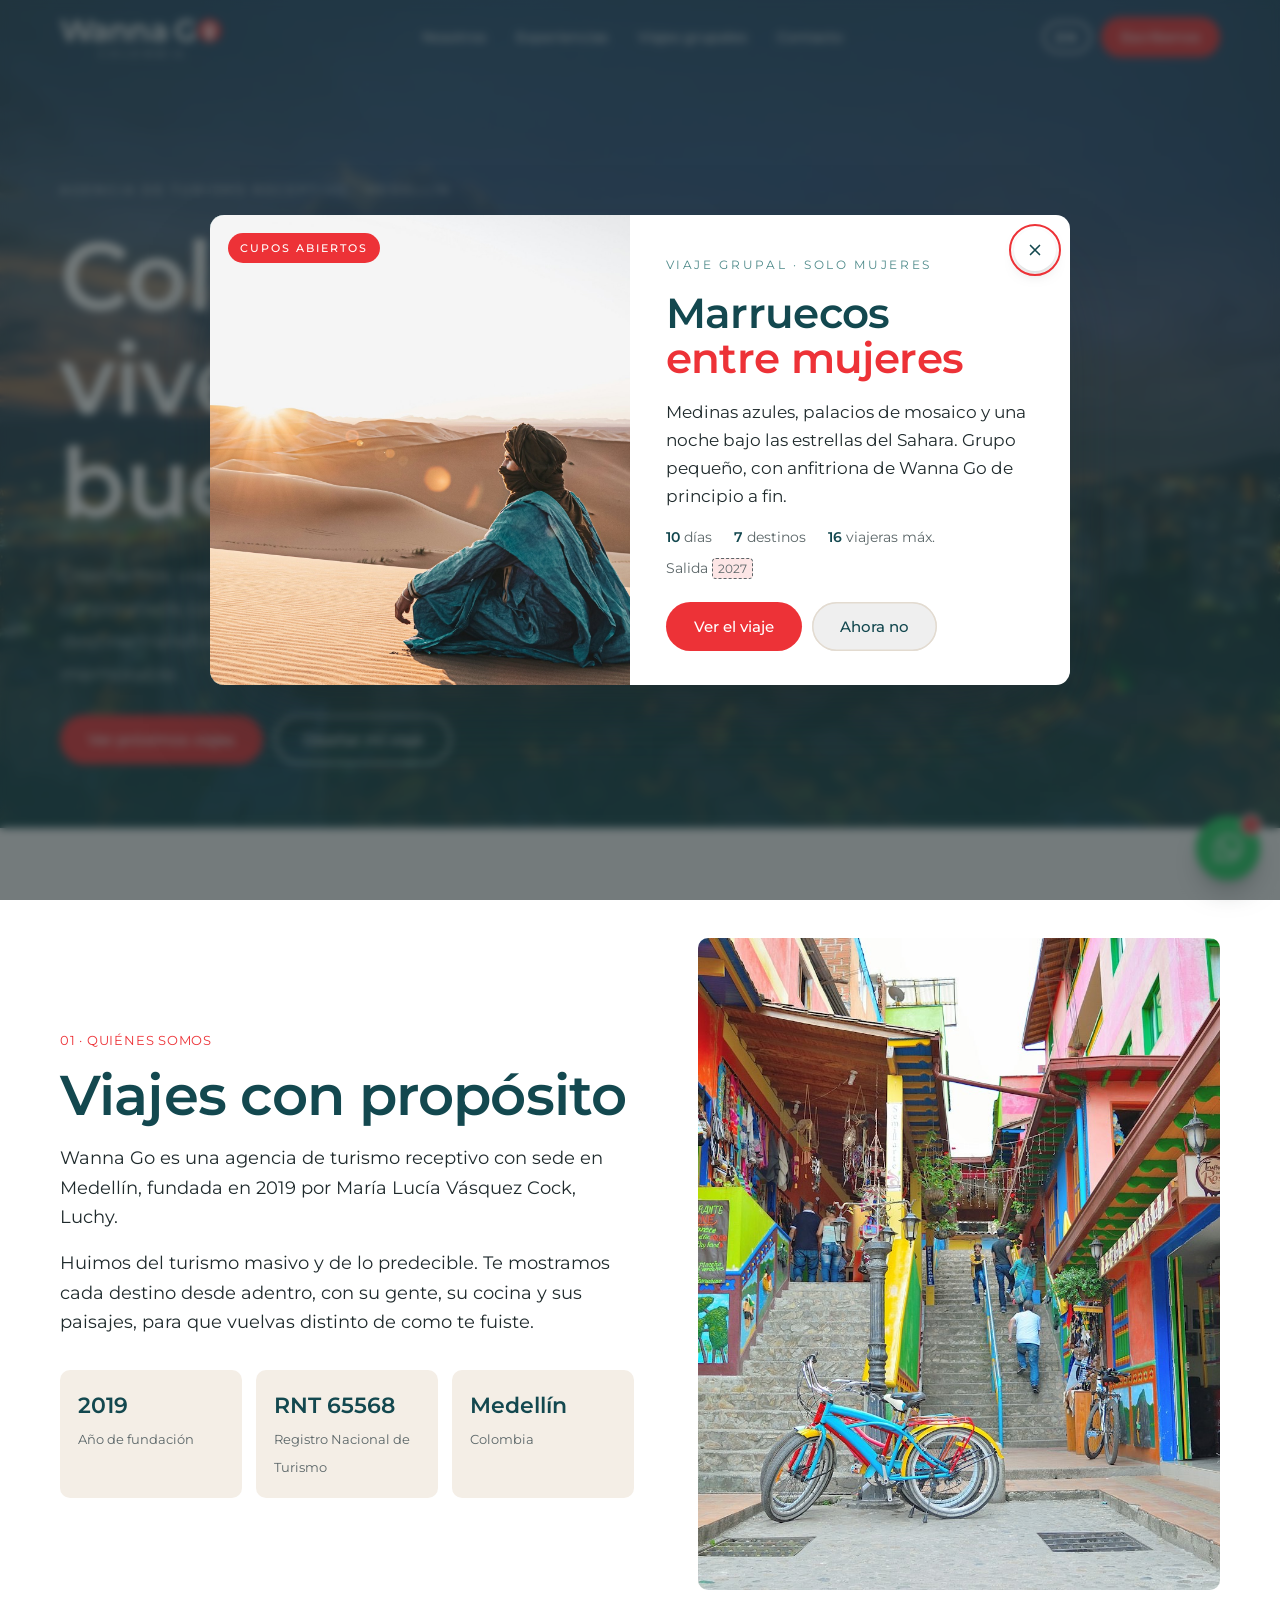
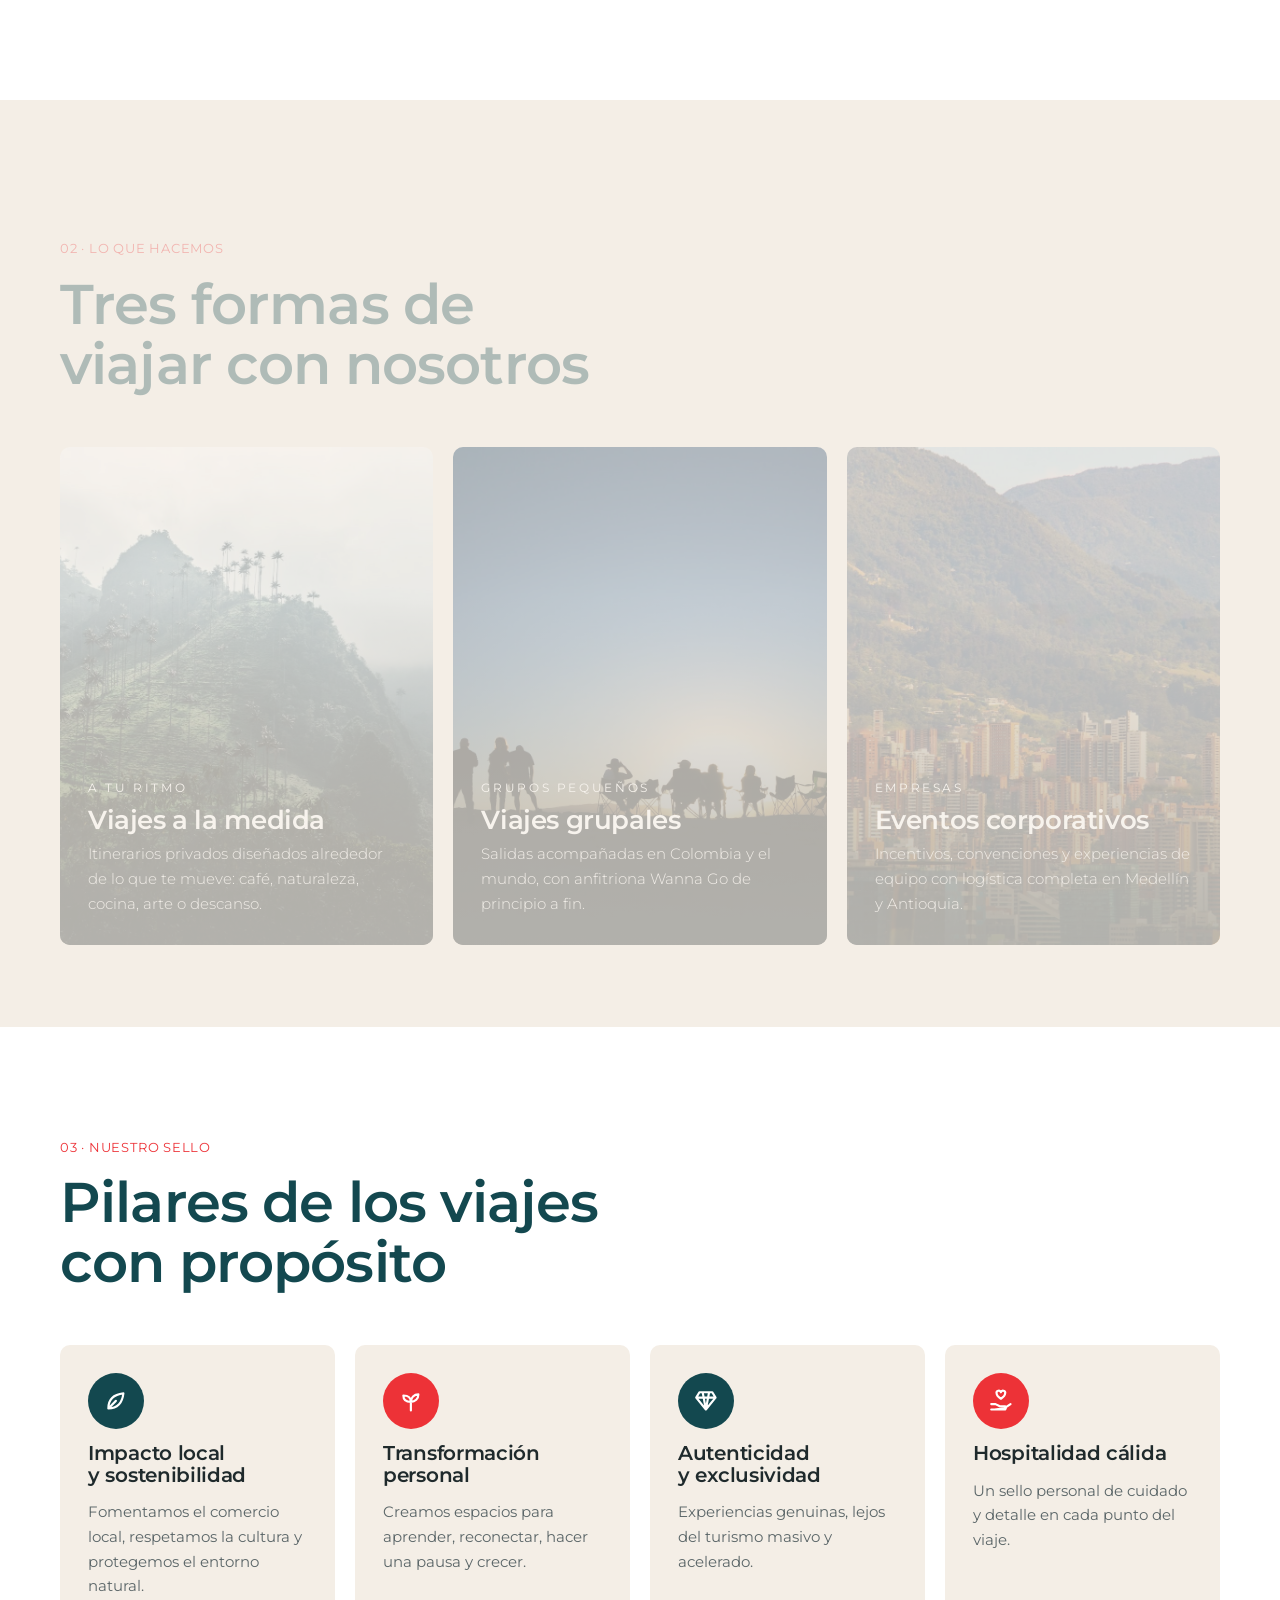
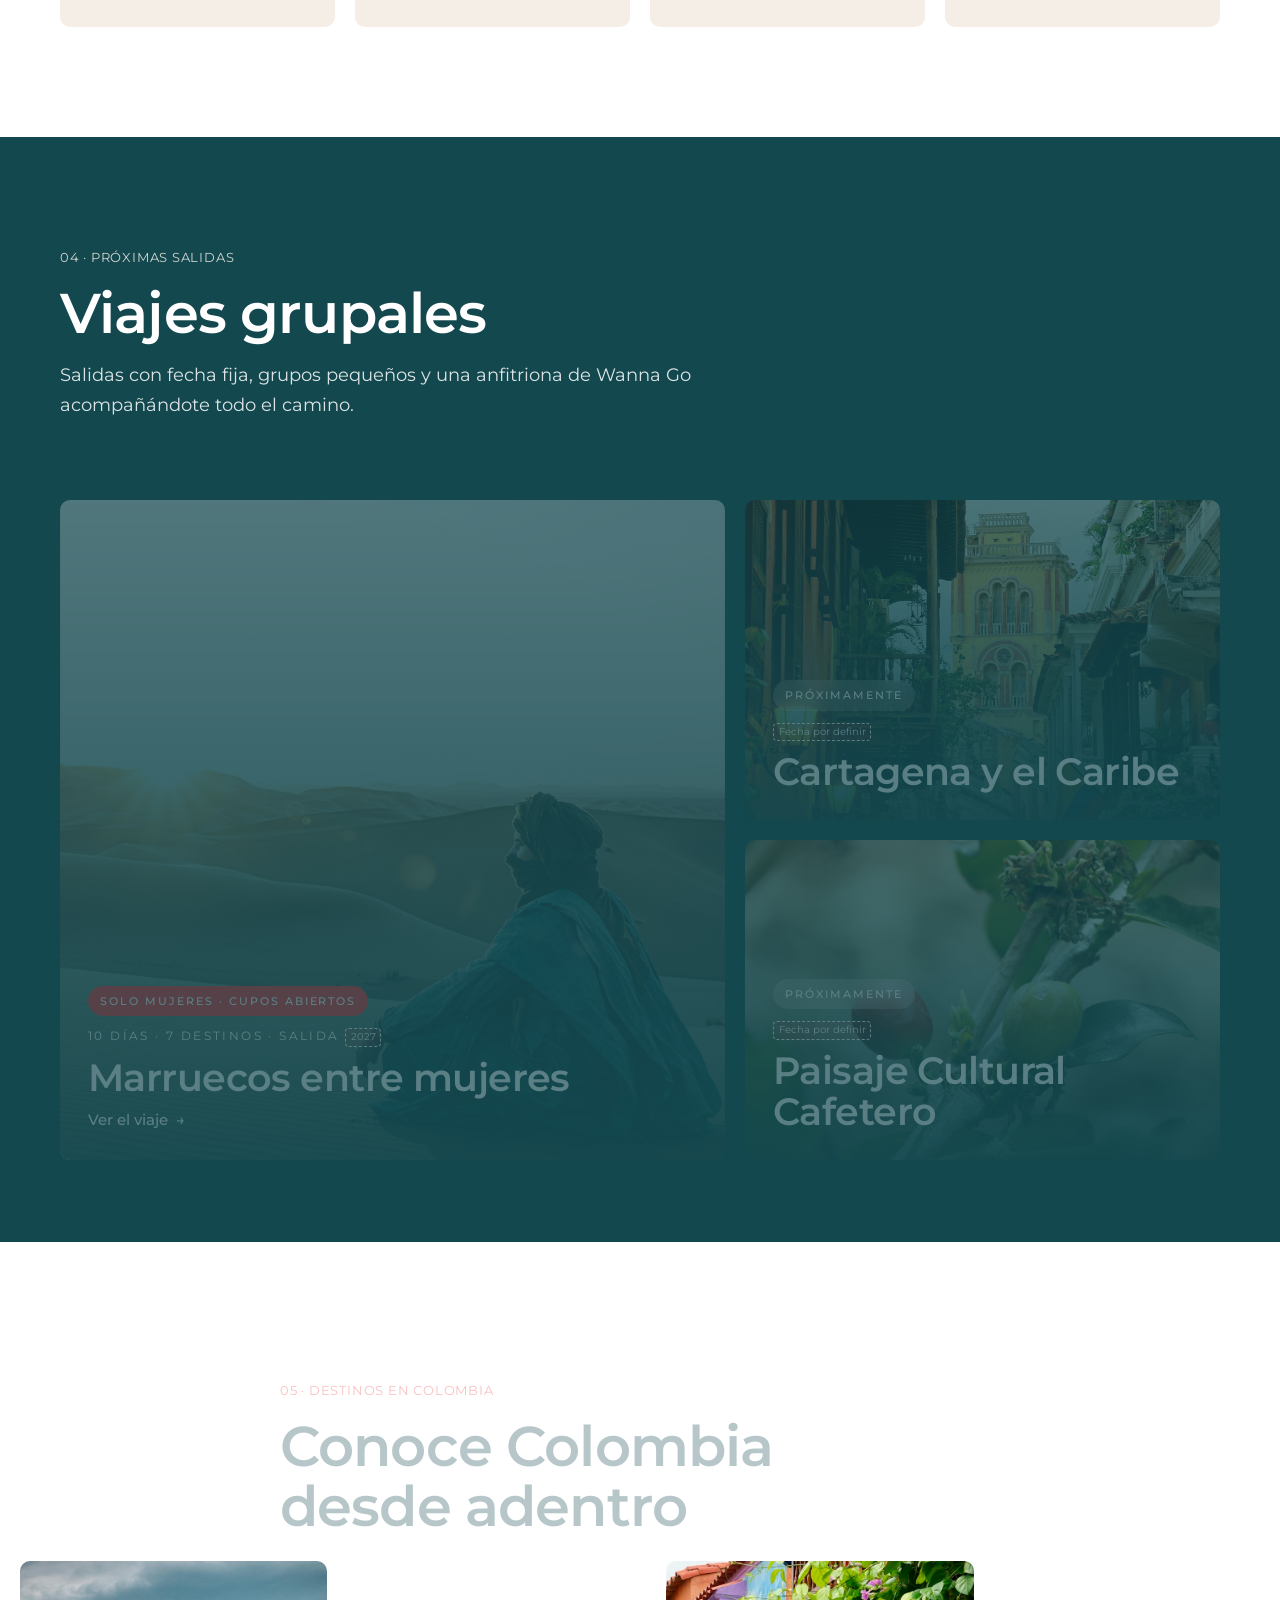
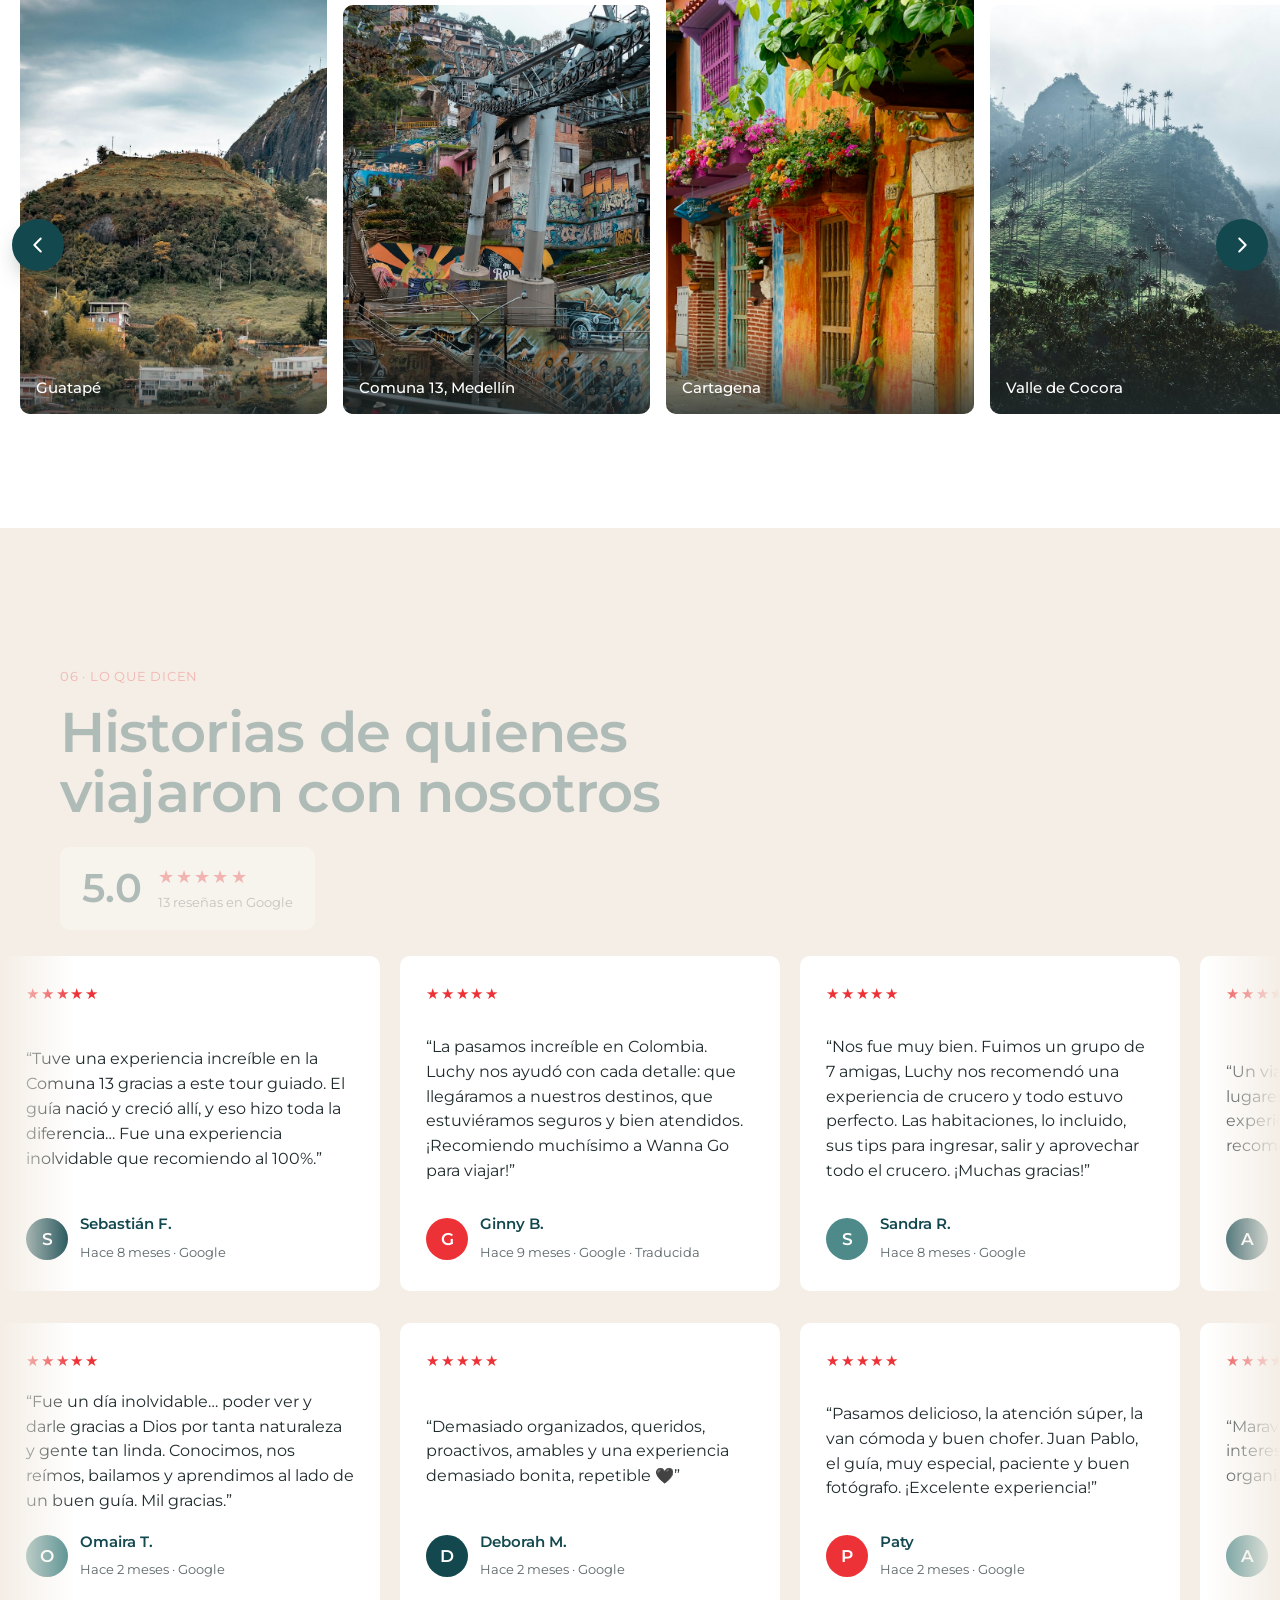
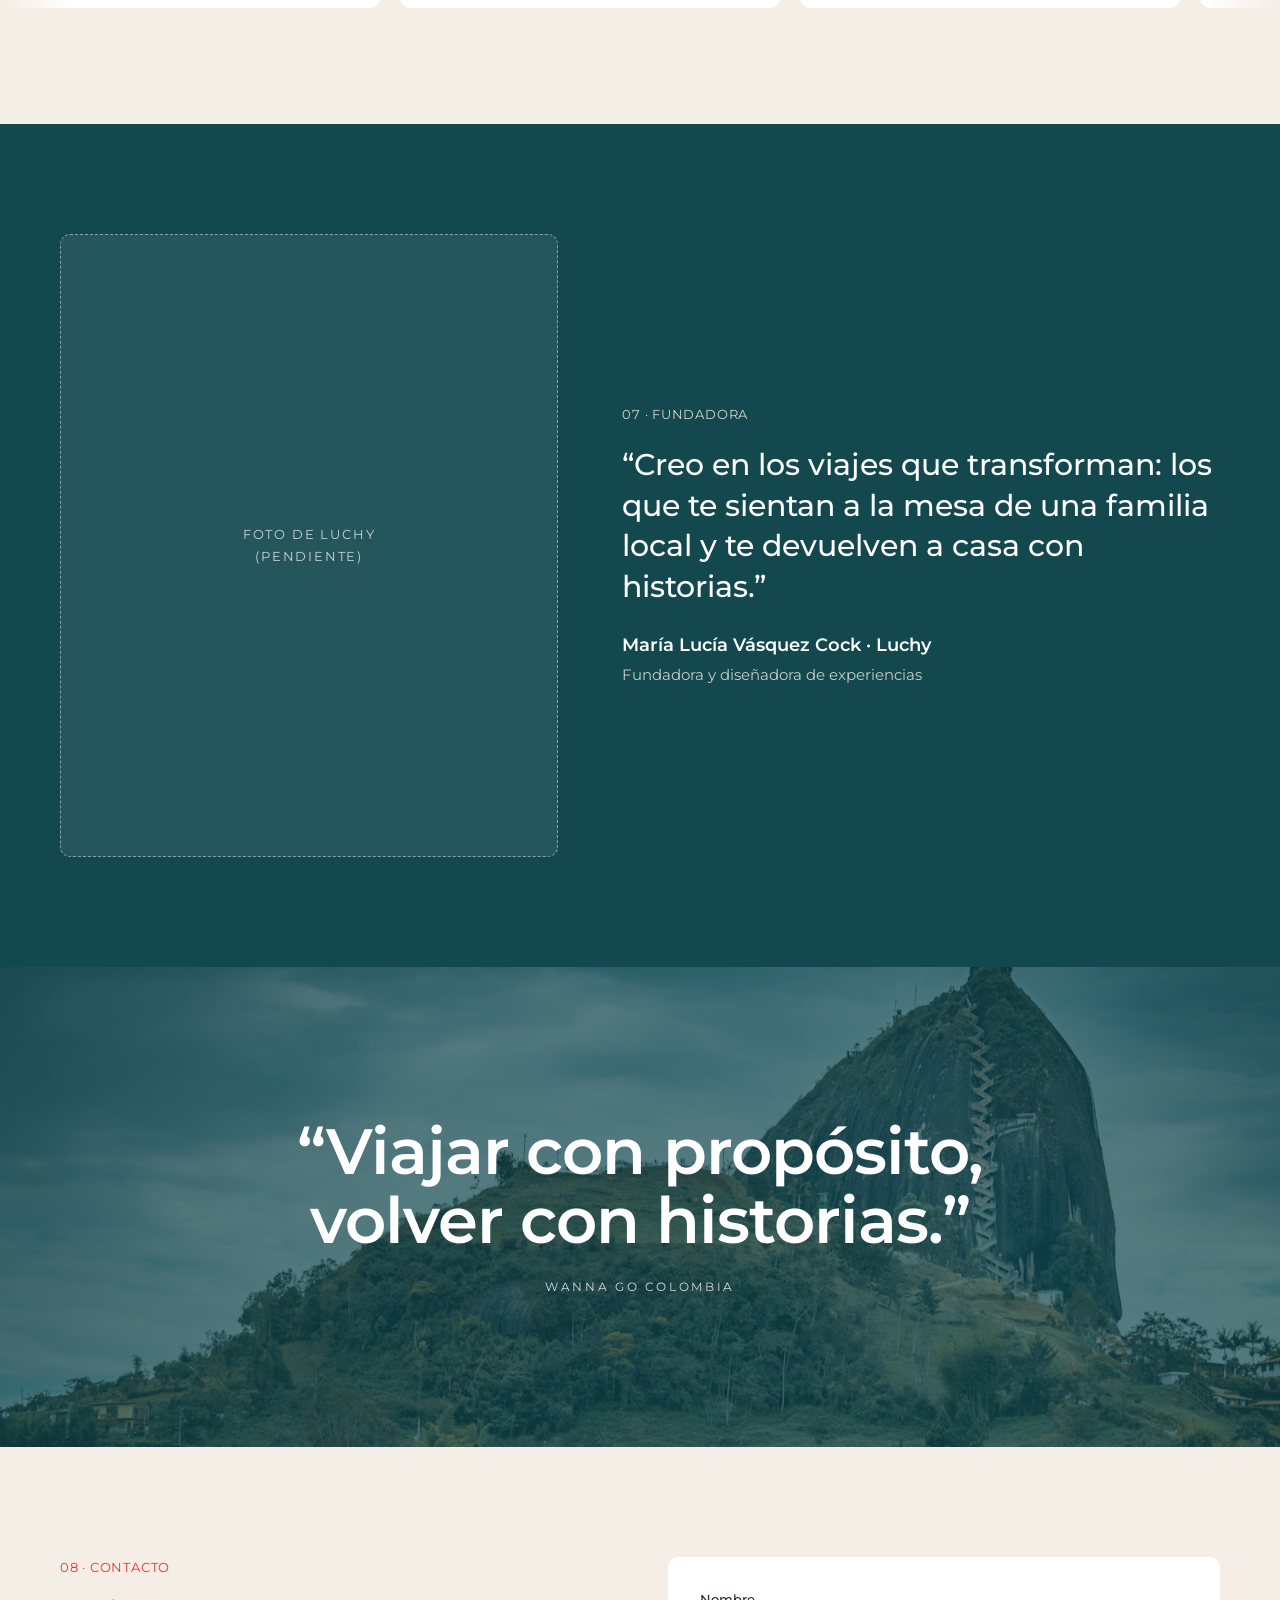
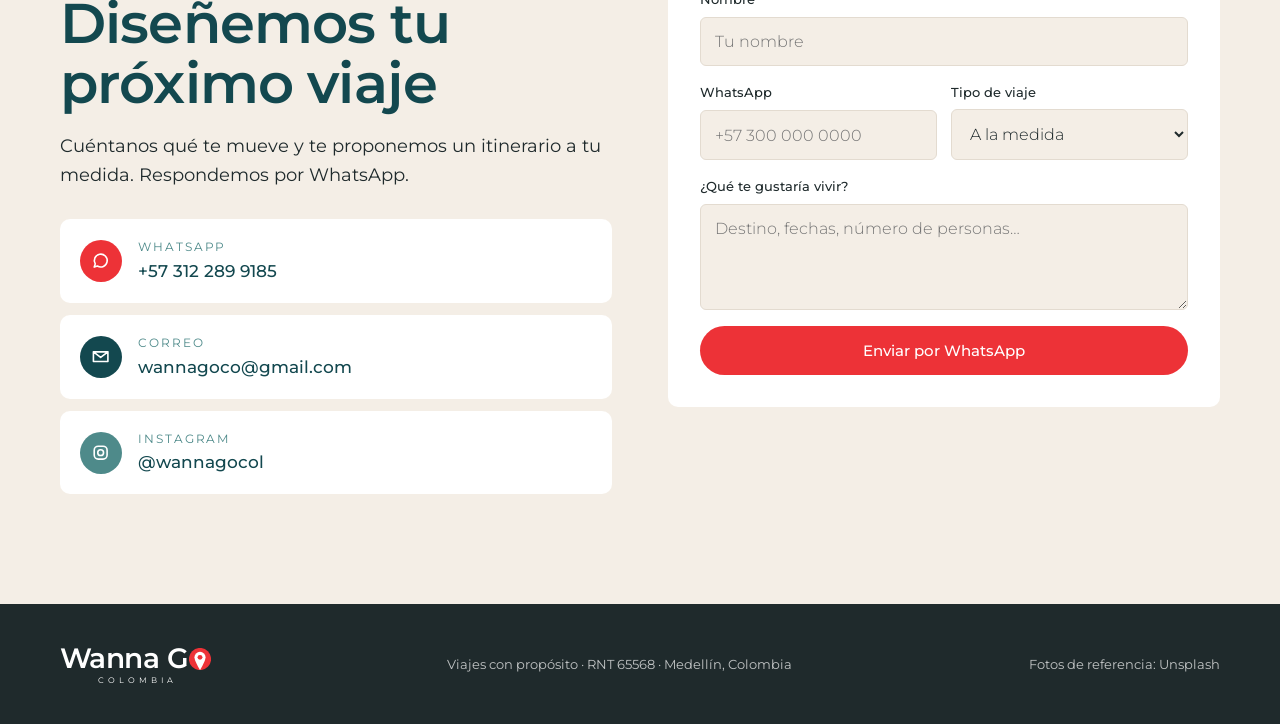
<file: index.html>
<!doctype html>
<html lang="es">
<head>
<meta charset="utf-8">
<meta name="viewport" content="width=device-width, initial-scale=1, viewport-fit=cover">
<meta name="robots" content="noindex">
<title>Wanna Go Colombia</title>
<meta name="description" content="Wanna Go: agencia de turismo receptivo en Medellín. Viajes a la medida, viajes grupales y eventos corporativos con propósito.">
<link rel="preconnect" href="https://fonts.googleapis.com">
<link rel="stylesheet" href="https://fonts.googleapis.com/css2?family=Montserrat:ital,wght@0,300;0,400;0,500;0,600;1,300;1,400&display=swap">
<link rel="icon" href="data:image/svg+xml,%3Csvg xmlns='http://www.w3.org/2000/svg' viewBox='0 0 40 40'%3E%3Ccircle cx='20' cy='20' r='20' fill='%23ED3237'/%3E%3Cpath d='M20 7a10 10 0 0 1 10 10c0 7-10 23-10 23S10 24 10 17A10 10 0 0 1 20 7z' fill='%23fff'/%3E%3Ccircle cx='20' cy='17' r='4.4' fill='%23ED3237'/%3E%3C/svg%3E">
<link rel="stylesheet" href="marca.css?v=1792589817">
<link rel="stylesheet" href="carrusel.css?v=1792589817">
<link rel="stylesheet" href="wa.css?v=1792589817">
<style>
/* Home: bandas a sangre completa siguiendo la proporción del manual (petróleo 50 / blanco 20 / arena 15 / rojo 10 / agua 5) */
.hero{position:relative;min-height:min(92svh,860px);display:flex;align-items:flex-end;color:#fff;overflow:hidden;background:var(--petroleo)}
.hero>img{position:absolute;inset:0;width:100%;height:100%;object-fit:cover;animation:kb 24s ease-out both}
.hero::after{content:"";position:absolute;inset:0;background:linear-gradient(180deg,rgba(19,72,79,.55),rgba(19,72,79,.35) 40%,rgba(19,72,79,.9))}
.hero .wrap{position:relative;z-index:1;width:100%;padding-block:150px 64px;display:grid;gap:24px}
.hero h1{font-size:clamp(44px,7.5vw,96px);max-width:13ch}
.hero .lead{font-weight:300;font-size:clamp(17px,1.7vw,20px);max-width:48ch;opacity:.95}
.hero .row{display:flex;flex-wrap:wrap;gap:12px}
@keyframes kb{from{transform:scale(1.12)}to{transform:none}}

/* quiénes somos */
.about{display:grid;grid-template-columns:1.1fr 1fr;gap:64px;align-items:center}
@media (max-width:900px){.about{grid-template-columns:1fr;gap:40px}}
.about p+p{margin-top:16px}
.stats{display:grid;grid-template-columns:repeat(3,1fr);gap:14px;margin-top:32px}
@media (max-width:520px){.stats{grid-template-columns:1fr}}
.stat{background:var(--arena);border-radius:var(--r);padding:18px}
.stat b{display:block;font-weight:600;font-size:22px;color:var(--petroleo)}
.stat span{font-size:13px;color:var(--muted)}
.about figure{margin:0;aspect-ratio:4/5;max-width:100%;border-radius:var(--r);overflow:hidden}
.about figure img{width:100%;height:100%;object-fit:cover}

/* servicios */
.services{display:grid;grid-template-columns:repeat(3,1fr);gap:20px}
@media (max-width:900px){.services{grid-template-columns:1fr}}
.svc{position:relative;aspect-ratio:3/4;max-width:100%;border-radius:var(--r);overflow:hidden;color:#fff;display:flex;align-items:flex-end;isolation:isolate}
@media (max-width:900px){.svc{aspect-ratio:16/11}}
.svc img{position:absolute;inset:0;width:100%;height:100%;object-fit:cover;z-index:-2;transition:transform 1.2s cubic-bezier(.2,.8,.2,1)}
.svc::before{content:"";position:absolute;inset:0;z-index:-1;background:linear-gradient(180deg,rgba(31,42,44,0) 30%,rgba(31,42,44,.85))}
.svc:hover img{transform:scale(1.06)}
.svc div{padding:28px;display:grid;gap:8px}
.svc h3{font-size:26px}
.svc p{font-weight:300;font-size:15px;opacity:.92}

/* pilares */
.pillars{display:grid;grid-template-columns:repeat(4,1fr);gap:20px}
@media (max-width:1000px){.pillars{grid-template-columns:repeat(2,1fr)}}
@media (max-width:560px){.pillars{grid-template-columns:1fr}}
.pillar{background:var(--blanco);border-radius:var(--r);padding:28px;display:grid;gap:14px;align-content:start;transition:transform .4s cubic-bezier(.2,.8,.2,1),box-shadow .4s}
.pillar:hover{transform:translateY(-6px);box-shadow:0 20px 40px -24px rgba(19,72,79,.35)}
.pillar h3{font-size:20px}
.pillar p{color:var(--muted);font-size:15px}

/* próximos viajes */
.trips{display:grid;grid-template-columns:1.4fr 1fr;gap:20px}
@media (max-width:900px){.trips{grid-template-columns:1fr}}
.trip{position:relative;border-radius:var(--r);overflow:hidden;color:#fff;display:flex;align-items:flex-end;min-height:320px;text-decoration:none;isolation:isolate}
.trip img{position:absolute;inset:0;width:100%;height:100%;object-fit:cover;z-index:-2;transition:transform 1.4s cubic-bezier(.2,.8,.2,1)}
.trip::before{content:"";position:absolute;inset:0;z-index:-1;background:linear-gradient(180deg,rgba(19,72,79,.1),rgba(19,72,79,.88))}
.trip:hover img{transform:scale(1.05)}
.trip .in{padding:28px;display:grid;gap:10px;width:100%}
.trip h3{font-size:clamp(26px,3vw,38px)}
.trip .meta{font-size:12px;letter-spacing:.2em;text-transform:uppercase}
.trip .go{display:inline-flex;align-items:center;gap:8px;font-weight:500;font-size:15px}
.trip .go span{transition:transform .3s}
.trip:hover .go span{transform:translateX(6px)}
.trip.big{min-height:560px;grid-row:span 2}
@media (max-width:900px){.trip.big{min-height:440px;grid-row:auto}}
.badge{justify-self:start;background:var(--rojo);color:#fff;font-size:11px;font-weight:500;letter-spacing:.18em;text-transform:uppercase;padding:6px 12px;border-radius:999px}
.badge.soon{background:rgba(255,255,255,.18);backdrop-filter:blur(6px)}

/* destinos colombia: franja */
.strip figure{margin:0;flex:none;width:clamp(220px,24vw,330px);aspect-ratio:3/4;border-radius:var(--r);overflow:hidden;position:relative}
.strip figure:nth-child(even){margin-top:44px}
.strip img{width:100%;height:100%;object-fit:cover}
.strip figcaption{position:absolute;left:0;right:0;bottom:0;padding:40px 16px 14px;color:#fff;font-weight:500;font-size:15px;background:linear-gradient(transparent,rgba(31,42,44,.75))}

/* fundadora */
.founder{display:grid;grid-template-columns:1fr 1.2fr;gap:64px;align-items:center}
@media (max-width:860px){.founder{grid-template-columns:1fr}}
.founder .ph{aspect-ratio:4/5;max-width:100%;border-radius:var(--r);background:rgba(255,255,255,.08);border:1px dashed rgba(255,255,255,.45);display:grid;place-items:center;text-align:center;padding:20px;font-size:13px;letter-spacing:.14em;text-transform:uppercase;color:rgba(255,255,255,.75)}
.founder blockquote{margin:0;font-weight:500;font-size:clamp(22px,2.6vw,30px);line-height:1.35}
.founder .who{margin-top:24px;display:grid;gap:2px}
.founder .who b{font-weight:600;font-size:18px}
.founder .who span{color:var(--arena);opacity:.8;font-size:15px}

/* frase */
.quote{position:relative;color:#fff;text-align:center;overflow:hidden;background:var(--petroleo)}
.quote img{position:absolute;inset:-10% 0;width:100%;height:120%;object-fit:cover;will-change:transform}
.quote::after{content:"";position:absolute;inset:0;background:rgba(19,72,79,.72)}
.quote .wrap{position:relative;z-index:1;padding-block:150px;display:grid;gap:22px;justify-items:center}
.quote h2{font-size:clamp(32px,5vw,64px);max-width:18ch}
.quote .label{color:rgba(255,255,255,.8)}

/* contacto */
.contact{display:grid;grid-template-columns:1fr 1fr;gap:56px;align-items:start}
@media (max-width:900px){.contact{grid-template-columns:1fr}}
.channels{display:grid;gap:12px;margin-top:28px}
.channel{display:flex;gap:16px;align-items:center;background:var(--blanco);border-radius:var(--r);padding:18px 20px;text-decoration:none;transition:transform .3s}
.channel:hover{transform:translateX(4px)}
.channel small{display:block;font-size:12px;letter-spacing:.16em;text-transform:uppercase;color:var(--agua)}
.channel b{font-weight:500;color:var(--petroleo);word-break:break-word}

/* pop-up: viaje destacado */
.promo{border:0;padding:0;border-radius:14px;width:min(860px,calc(100% - 32px));max-height:calc(100svh - 32px);overflow:auto;background:var(--blanco);color:var(--ink);box-shadow:0 40px 80px -30px rgba(31,42,44,.6)}
.promo::backdrop{background:rgba(31,42,44,.62);backdrop-filter:blur(4px)}
.promo[open]{animation:pop .6s cubic-bezier(.2,.8,.2,1)}
.promo[open]::backdrop{animation:fade .5s ease}
@keyframes pop{from{transform:translateY(24px) scale(.97);opacity:0}to{transform:none;opacity:1}}
@keyframes fade{from{opacity:0}}
.promo-in{display:grid;grid-template-columns:1fr 1.05fr}
@media (max-width:720px){.promo-in{grid-template-columns:1fr}}
.promo figure{margin:0;position:relative;min-height:260px;background:var(--petroleo)}
.promo figure img{position:absolute;inset:0;width:100%;height:100%;object-fit:cover}
.promo figure .badge{position:absolute;left:18px;top:18px}
.promo-body{padding:40px 36px 34px;display:grid;gap:16px;align-content:center}
.promo-body h2{font-size:clamp(30px,3.6vw,42px);color:var(--petroleo)}
.promo-body h2 em{font-style:normal;color:var(--rojo)}
.promo-body .label{color:var(--agua)}
.promo-facts{display:flex;flex-wrap:wrap;gap:8px 22px;font-size:14px;color:var(--muted)}
.promo-facts b{color:var(--petroleo);font-weight:600}
.promo-actions{display:flex;flex-wrap:wrap;gap:10px;margin-top:6px}
.promo-close{position:absolute;right:14px;top:14px;z-index:2;width:42px;height:42px;border-radius:50%;border:0;background:var(--blanco);color:var(--petroleo);display:grid;place-items:center;cursor:pointer;box-shadow:0 6px 16px -8px rgba(31,42,44,.5);transition:transform .2s}
.promo-close:hover{transform:rotate(90deg)}
.promo-close svg{width:18px;height:18px;stroke:currentColor;stroke-width:2.2;stroke-linecap:round}
.btn-quiet{color:var(--petroleo);box-shadow:inset 0 0 0 1.5px var(--line)}
</style>
</head>
<body>

<nav class="nav" id="nav">
  <div class="wrap">
    <a class="logo" href="./" aria-label="Wanna Go Colombia, inicio"><span class="lt">Wanna G<i class="iso"></i></span><span class="ds">COLOMBIA</span></a>
    <ul>
      <li><a href="#nosotros">Nosotros</a></li>
      <li><a href="#experiencias">Experiencias</a></li>
      <li><a href="#viajes">Viajes grupales</a></li>
      <li><a href="#contacto">Contacto</a></li>
    </ul>
    <div class="nav-actions"><button class="lang-btn" type="button" aria-label="Switch to English">EN</button><a class="btn btn-rojo" href="https://wa.me/573122899185" target="_blank" rel="noopener">Escríbenos</a></div>
  </div>
</nav>

<header class="hero">
  <img src="fotos/medellin.jpg" alt="Medellín iluminada al atardecer, rodeada de montañas">
  <div class="wrap">
    <span class="label">Agencia de turismo receptivo · Medellín</span>
    <h1>Colombia se vive mejor en buena compañía</h1>
    <p class="lead">Diseñamos viajes a la medida, viajes grupales y eventos corporativos con un sello claro: viajes con propósito, donde el destino transforma y la compañía hace que cada viaje sea memorable.</p>
    <div class="row">
      <a class="btn btn-rojo" href="#viajes">Ver próximos viajes</a>
      <a class="btn btn-line" href="#contacto">Diseñar mi viaje</a>
    </div>
  </div>
</header>

<section class="sec" id="nosotros">
  <div class="wrap about">
    <div class="rv">
      <span class="eyebrow">01 · Quiénes somos</span>
      <h2 class="h2">Viajes con propósito</h2>
      <p class="body-lg">Wanna Go es una agencia de turismo receptivo con sede en Medellín, fundada en 2019 por María Lucía Vásquez Cock, Luchy.</p>
      <p class="body-lg">Huimos del turismo masivo y de lo predecible. Te mostramos cada destino desde adentro, con su gente, su cocina y sus paisajes, para que vuelvas distinto de como te fuiste.</p>
      <div class="stats">
        <div class="stat"><b>2019</b><span>Año de fundación</span></div>
        <div class="stat"><b>RNT 65568</b><span>Registro Nacional de Turismo</span></div>
        <div class="stat"><b>Medellín</b><span>Colombia</span></div>
      </div>
    </div>
    <figure class="rv"><img src="fotos/guatape-calle.jpg" alt="Calle con fachadas de colores y zócalos en Guatapé" loading="lazy"></figure>
  </div>
</section>

<section class="sec bg-arena" id="experiencias">
  <div class="wrap">
    <div class="head rv">
      <span class="eyebrow">02 · Lo que hacemos</span>
      <h2 class="h2">Tres formas de viajar con nosotros</h2>
    </div>
    <div class="services">
      <article class="svc rv">
        <img src="fotos/salento.jpg" alt="Palmas de cera en el valle de Cocora" loading="lazy">
        <div><span class="label">A tu ritmo</span><h3>Viajes a la medida</h3><p>Itinerarios privados diseñados alrededor de lo que te mueve: café, naturaleza, cocina, arte o descanso.</p></div>
      </article>
      <article class="svc rv">
        <img src="fotos/grupo-atardecer.jpg" alt="Grupo de viajeros contemplando el atardecer" loading="lazy">
        <div><span class="label">Grupos pequeños</span><h3>Viajes grupales</h3><p>Salidas acompañadas en Colombia y el mundo, con anfitriona Wanna Go de principio a fin.</p></div>
      </article>
      <article class="svc rv">
        <img src="fotos/medellin-montanas.jpg" alt="Edificios de Medellín frente a las montañas" loading="lazy">
        <div><span class="label">Empresas</span><h3>Eventos corporativos</h3><p>Incentivos, convenciones y experiencias de equipo con logística completa en Medellín y Antioquia.</p></div>
      </article>
    </div>
  </div>
</section>

<section class="sec">
  <div class="wrap">
    <div class="head rv">
      <span class="eyebrow">03 · Nuestro sello</span>
      <h2 class="h2">Pilares de los viajes con propósito</h2>
    </div>
    <div class="pillars">
      <article class="pillar rv" style="background:var(--arena)">
        <span class="ico petroleo"><svg viewBox="0 0 24 24"><path d="M5 19c0-8 5-13 14-14-1 9-6 14-14 14zm0 0 7-7"/></svg></span>
        <h3>Impacto local y sostenibilidad</h3><p>Fomentamos el comercio local, respetamos la cultura y protegemos el entorno natural.</p>
      </article>
      <article class="pillar rv" style="background:var(--arena)">
        <span class="ico rojo"><svg viewBox="0 0 24 24"><path d="M12 21v-8m0 0c0-4-3-6-7-6 0 4 3 6 7 6zm0 0c0-4 3-7 7-7 0 4-3 7-7 7z"/></svg></span>
        <h3>Transformación personal</h3><p>Creamos espacios para aprender, reconectar, hacer una pausa y crecer.</p>
      </article>
      <article class="pillar rv" style="background:var(--arena)">
        <span class="ico petroleo"><svg viewBox="0 0 24 24"><path d="M6 4h12l3 5-9 11L3 9zM3 9h18M9 4l3 16 3-16"/></svg></span>
        <h3>Autenticidad y exclusividad</h3><p>Experiencias genuinas, lejos del turismo masivo y acelerado.</p>
      </article>
      <article class="pillar rv" style="background:var(--arena)">
        <span class="ico rojo"><svg viewBox="0 0 24 24"><path d="M12 10s-4-2.5-4-5a2 2 0 0 1 4-1 2 2 0 0 1 4 1c0 2.5-4 5-4 5zM3 15h4l4 2h5a2 2 0 0 1 0 3H9m-6 0h3l9-1 6-4"/></svg></span>
        <h3>Hospitalidad cálida</h3><p>Un sello personal de cuidado y detalle en cada punto del viaje.</p>
      </article>
    </div>
  </div>
</section>

<section class="sec bg-petroleo" id="viajes">
  <div class="wrap">
    <div class="head rv">
      <span class="eyebrow on-dark">04 · Próximas salidas</span>
      <h2 class="h2">Viajes grupales</h2>
      <p class="body-lg" style="opacity:.85">Salidas con fecha fija, grupos pequeños y una anfitriona de Wanna Go acompañándote todo el camino.</p>
    </div>
    <div class="trips">
      <a class="trip big rv" href="marruecos/">
        <img src="fotos/mujer-dunas.jpg" alt="Viajera en las dunas del Sahara al atardecer" loading="lazy">
        <div class="in">
          <span class="badge">Solo mujeres · Cupos abiertos</span>
          <span class="meta">10 días · 7 destinos · Salida <span class="tbd">2027</span></span>
          <h3>Marruecos entre mujeres</h3>
          <span class="go">Ver el viaje <span>→</span></span>
        </div>
      </a>
      <div class="trip rv">
        <img src="fotos/cartagena.jpg" alt="Calle colonial de Cartagena con faroles" loading="lazy">
        <div class="in">
          <span class="badge soon">Próximamente</span>
          <span class="meta"><span class="tbd">Fecha por definir</span></span>
          <h3>Cartagena y el Caribe</h3>
        </div>
      </div>
      <div class="trip rv">
        <img src="fotos/cafe.jpg" alt="Granos de café maduros en la rama" loading="lazy">
        <div class="in">
          <span class="badge soon">Próximamente</span>
          <span class="meta"><span class="tbd">Fecha por definir</span></span>
          <h3>Paisaje Cultural Cafetero</h3>
        </div>
      </div>
    </div>
  </div>
</section>

<section class="sec" style="padding-bottom:0">
  <div class="wrap head rv">
    <span class="eyebrow">05 · Destinos en Colombia</span>
    <h2 class="h2">Conoce Colombia desde adentro</h2>
  </div>
</section>
<div class="strip carousel" aria-label="Destinos en Colombia" style="padding-bottom:110px">
  <div class="strip-track" tabindex="0">
    <figure><img src="fotos/guatape.jpg" alt="" loading="lazy"><figcaption>Guatapé</figcaption></figure>
    <figure><img src="fotos/comuna13.jpg" alt="" loading="lazy"><figcaption>Comuna 13, Medellín</figcaption></figure>
    <figure><img src="fotos/cartagena-casas.jpg" alt="" loading="lazy"><figcaption>Cartagena</figcaption></figure>
    <figure><img src="fotos/salento.jpg" alt="" loading="lazy"><figcaption>Valle de Cocora</figcaption></figure>
    <figure><img src="fotos/frutas.jpg" alt="" loading="lazy"><figcaption>Plazas de mercado</figcaption></figure>
    <figure><img src="fotos/tayrona.jpg" alt="" loading="lazy"><figcaption>Tayrona</figcaption></figure>
    <figure><img src="fotos/cafe.jpg" alt="" loading="lazy"><figcaption>Eje Cafetero</figcaption></figure>
  </div>
</div>

<section class="sec bg-arena reviews" id="resenas">
  <div class="wrap rv-head">
    <div class="rv">
      <span class="eyebrow">06 · Lo que dicen</span>
      <h2 class="h2">Historias de quienes viajaron con nosotros</h2>
    </div>
    <a class="rv-score rv" href="https://share.google/e8BOJXLnY23zuiExs" target="_blank" rel="noopener">
      <b>5.0</b>
      <span><span class="rv-stars" aria-hidden="true">★★★★★</span><small>13 reseñas en Google</small></span>
    </a>
  </div>
  <div class="rv-row" aria-label="Reseñas de Google"></div>
  <div class="rv-row rev" aria-hidden="true"></div>
</section>

<section class="sec bg-petroleo">
  <div class="wrap founder">
    <div class="ph rv">Foto de Luchy<br>(pendiente)</div>
    <div class="rv">
      <span class="eyebrow on-dark">07 · Fundadora</span>
      <blockquote style="margin-top:20px">“Creo en los viajes que transforman: los que te sientan a la mesa de una familia local y te devuelven a casa con historias.”</blockquote>
      <div class="who"><b>María Lucía Vásquez Cock · Luchy</b><span>Fundadora y diseñadora de experiencias</span></div>
    </div>
  </div>
</section>

<section class="quote">
  <img id="par" src="fotos/guatape.jpg" alt="" loading="lazy">
  <div class="wrap">
    <h2>“Viajar con propósito, volver con historias.”</h2>
    <span class="label">Wanna Go Colombia</span>
  </div>
</section>

<section class="sec bg-arena" id="contacto">
  <div class="wrap contact">
    <div class="rv">
      <span class="eyebrow">08 · Contacto</span>
      <h2 class="h2">Diseñemos tu próximo viaje</h2>
      <p class="body-lg">Cuéntanos qué te mueve y te proponemos un itinerario a tu medida. Respondemos por WhatsApp.</p>
      <div class="channels">
        <a class="channel" href="https://wa.me/573122899185" target="_blank" rel="noopener"><span class="ico rojo sm"><svg viewBox="0 0 24 24"><path d="M4 20l1.3-4A8 8 0 1 1 8 18.7z"/></svg></span><span><small>WhatsApp</small><b>+57 312 289 9185</b></span></a>
        <a class="channel" href="mailto:wannagoco@gmail.com"><span class="ico petroleo sm"><svg viewBox="0 0 24 24"><path d="M3 6h18v12H3zm0 0 9 7 9-7"/></svg></span><span><small>Correo</small><b>wannagoco@gmail.com</b></span></a>
        <a class="channel" href="https://www.instagram.com/wannagocol/" target="_blank" rel="noopener"><span class="ico agua sm"><svg viewBox="0 0 24 24"><rect x="4" y="4" width="16" height="16" rx="5"/><circle cx="12" cy="12" r="3.6"/></svg></span><span><small>Instagram</small><b>@wannagocol</b></span></a>
      </div>
    </div>
    <form class="form rv" id="lead" novalidate>
      <label for="f-name">Nombre<input id="f-name" name="name" autocomplete="name" placeholder="Tu nombre"></label>
      <div class="two">
        <label for="f-wa">WhatsApp<input id="f-wa" name="wa" type="tel" autocomplete="tel" placeholder="+57 300 000 0000"></label>
        <label for="f-type">Tipo de viaje
          <select id="f-type" name="type"><option>A la medida</option><option>Viaje grupal</option><option>Evento corporativo</option></select>
        </label>
      </div>
      <label for="f-msg">¿Qué te gustaría vivir?<textarea id="f-msg" name="msg" rows="4" placeholder="Destino, fechas, número de personas…"></textarea></label>
      <button class="btn btn-rojo" type="submit">Enviar por WhatsApp</button>
      <p class="ok" id="msg" hidden></p>
    </form>
  </div>
</section>

<footer class="foot">
  <div class="wrap">
    <span class="logo" aria-label="Wanna Go Colombia"><span class="lt">Wanna G<i class="iso"></i></span><span class="ds">COLOMBIA</span></span>
    <span>Viajes con propósito · RNT 65568 · Medellín, Colombia</span>
    <span>Fotos de referencia: Unsplash</span>
  </div>
</footer>


<dialog class="promo" id="promo" aria-labelledby="promo-title">
  <button class="promo-close" type="button" aria-label="Cerrar" data-close><svg viewBox="0 0 24 24"><path d="M6 6l12 12M18 6 6 18"/></svg></button>
  <div class="promo-in">
    <figure><img src="fotos/mujer-dunas.jpg" alt="Viajera sentada en las dunas del Sahara al atardecer"><span class="badge">Cupos abiertos</span></figure>
    <div class="promo-body">
      <span class="label">Viaje grupal · Solo mujeres</span>
      <h2 id="promo-title">Marruecos <em>entre mujeres</em></h2>
      <p>Medinas azules, palacios de mosaico y una noche bajo las estrellas del Sahara. Grupo pequeño, con anfitriona de Wanna Go de principio a fin.</p>
      <div class="promo-facts"><span><b>10</b> días</span><span><b>7</b> destinos</span><span><b>16</b> viajeras máx.</span><span>Salida <span class="tbd">2027</span></span></div>
      <div class="promo-actions">
        <a class="btn btn-rojo" href="marruecos/">Ver el viaje</a>
        <button class="btn btn-quiet" type="button" data-close>Ahora no</button>
      </div>
    </div>
  </div>
</dialog>

<a class="wa-float" href="https://wa.me/573122899185" target="_blank" rel="noopener" aria-label="Escríbenos por WhatsApp"><span class="wa-btn"><svg viewBox="0 0 32 32"><path d="M16 3a13 13 0 0 0-11.2 19.6L3 29l6.6-1.7A13 13 0 1 0 16 3zm0 23.7c-2 0-4-.6-5.7-1.6l-.4-.2-3.9 1 1-3.8-.3-.4A10.7 10.7 0 1 1 16 26.7zm5.9-8c-.3-.2-1.9-1-2.2-1-.3-.1-.5-.2-.7.2l-1 1.2c-.2.2-.4.3-.7.1-.3-.2-1.4-.5-2.6-1.6-1-.9-1.6-1.9-1.8-2.2-.2-.3 0-.5.1-.7l.5-.6.3-.5v-.6l-1-2.4c-.3-.6-.5-.5-.7-.5h-.6c-.2 0-.6.1-.9.4-.3.3-1.2 1.1-1.2 2.8s1.2 3.2 1.4 3.5c.2.2 2.4 3.6 5.7 5 2.8 1.1 3.4.9 4 .8.6-.1 1.9-.8 2.2-1.5.3-.8.3-1.4.2-1.5l-.6-.4z"/></svg><span class="wa-badge" aria-hidden="true">1</span></span><span class="wa-label">¿Planeamos tu viaje? <b>Escríbenos</b></span></a>

<script src="marca.js?v=1792589817"></script>
<script src="carrusel.js?v=1792589817"></script>
<script src="i18n.js?v=1792589817"></script>
<script src="wa.js?v=1792589817"></script>
<script src="resenas.js?v=1792589817"></script>
<script>
// Pop-up del viaje destacado: una vez por visita, tras un momento
(() => {
  const d = document.getElementById('promo');
  if (!d || !d.showModal) return;
  let seen = false;
  try { seen = sessionStorage.getItem('wg-promo') === '1'; } catch (e) {}
  const close = () => { d.close(); try { sessionStorage.setItem('wg-promo', '1'); } catch (e) {} };
  d.querySelectorAll('[data-close]').forEach(b => b.addEventListener('click', close));
  d.addEventListener('click', e => { if (e.target === d) close(); });
  d.addEventListener('cancel', () => { try { sessionStorage.setItem('wg-promo', '1'); } catch (e) {} });
  if (!seen) setTimeout(() => d.showModal(), 1400);
})();

// Formulario → abre WhatsApp con el mensaje armado
document.getElementById('lead').addEventListener('submit', e => {
  e.preventDefault();
  const f = e.target, msg = document.getElementById('msg');
  const name = f.name.value.trim();
  msg.hidden = false;
  if (!name) { msg.textContent = wgT('Escribe tu nombre para que sepamos a quién responder.'); return; }
  const text = `Hola Wanna Go, soy ${name}. Me interesa un ${f.type.value.toLowerCase()}. ${f.msg.value.trim()}`.trim();
  window.open('https://wa.me/573122899185?text=' + encodeURIComponent(text), '_blank', 'noopener');
  msg.textContent = wgT('Te abrimos WhatsApp con tu mensaje listo para enviar.');
});
</script>
</body>
</html>
</file>
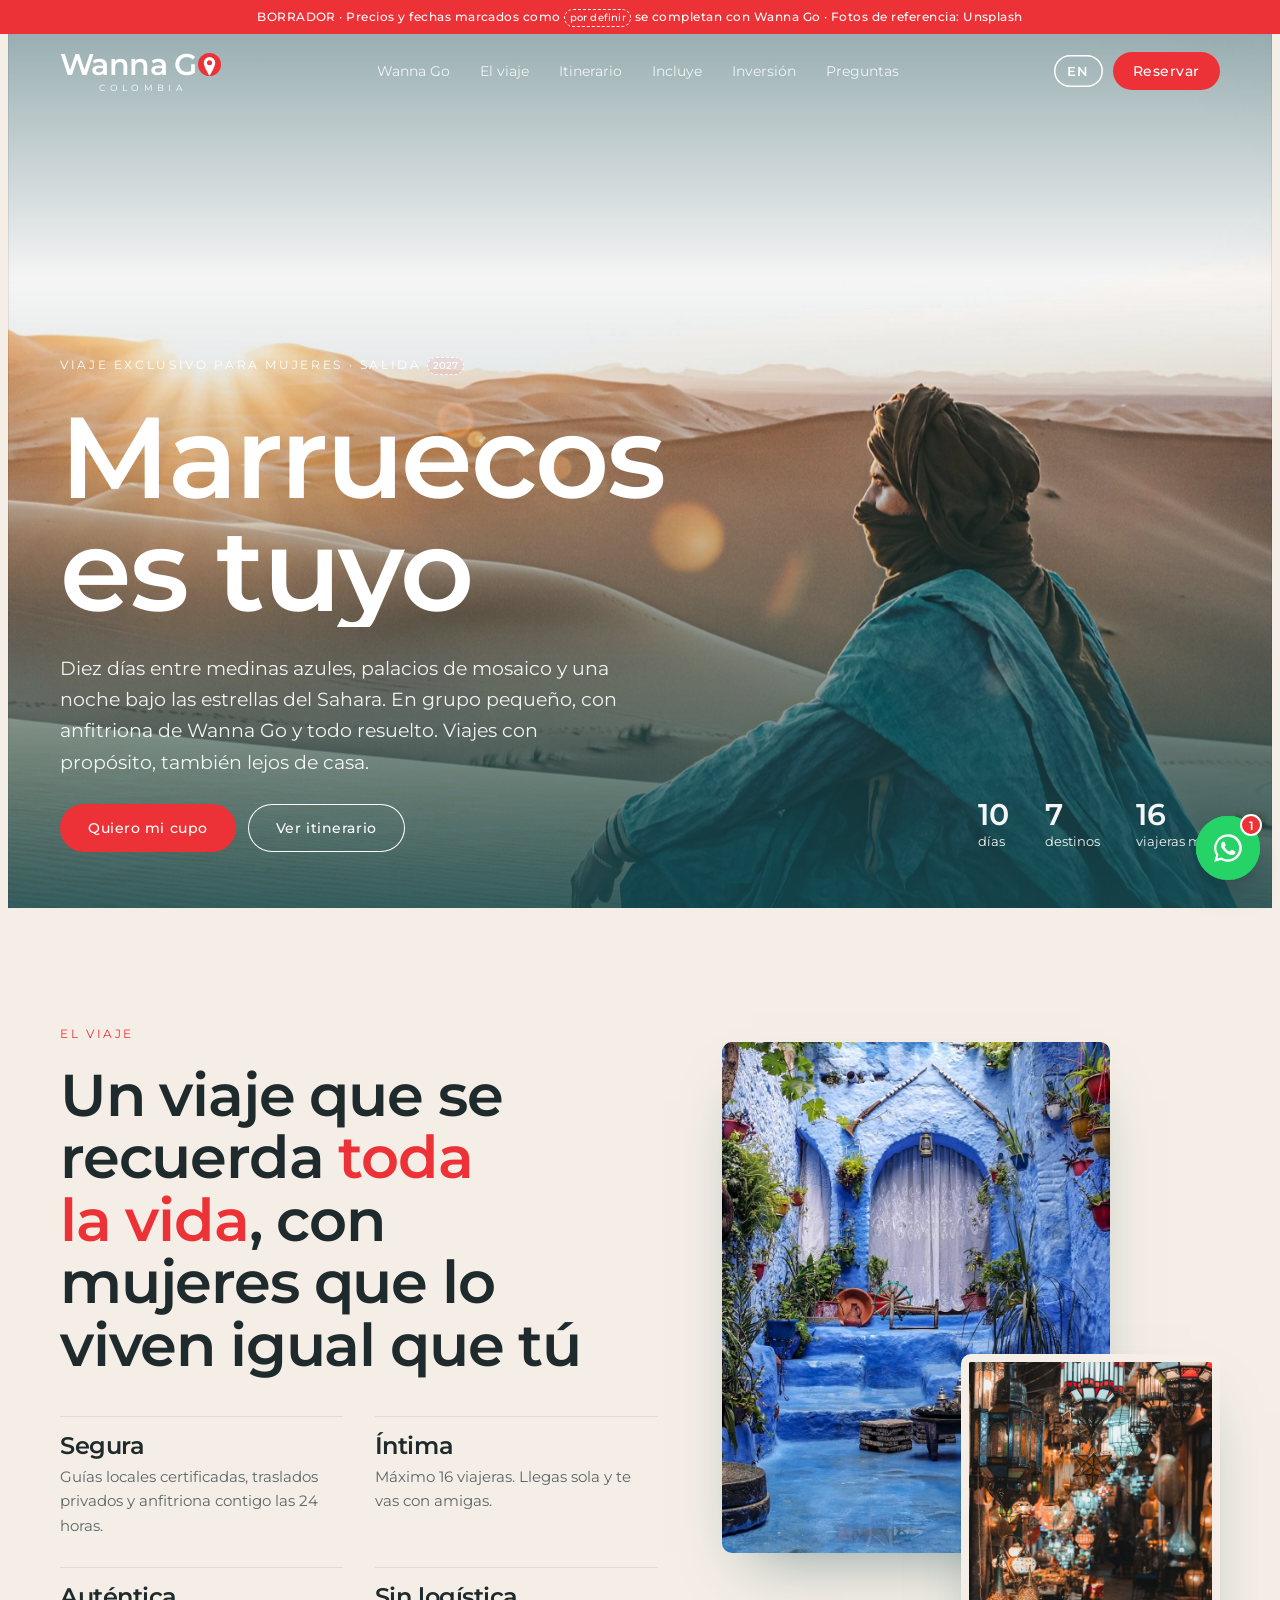
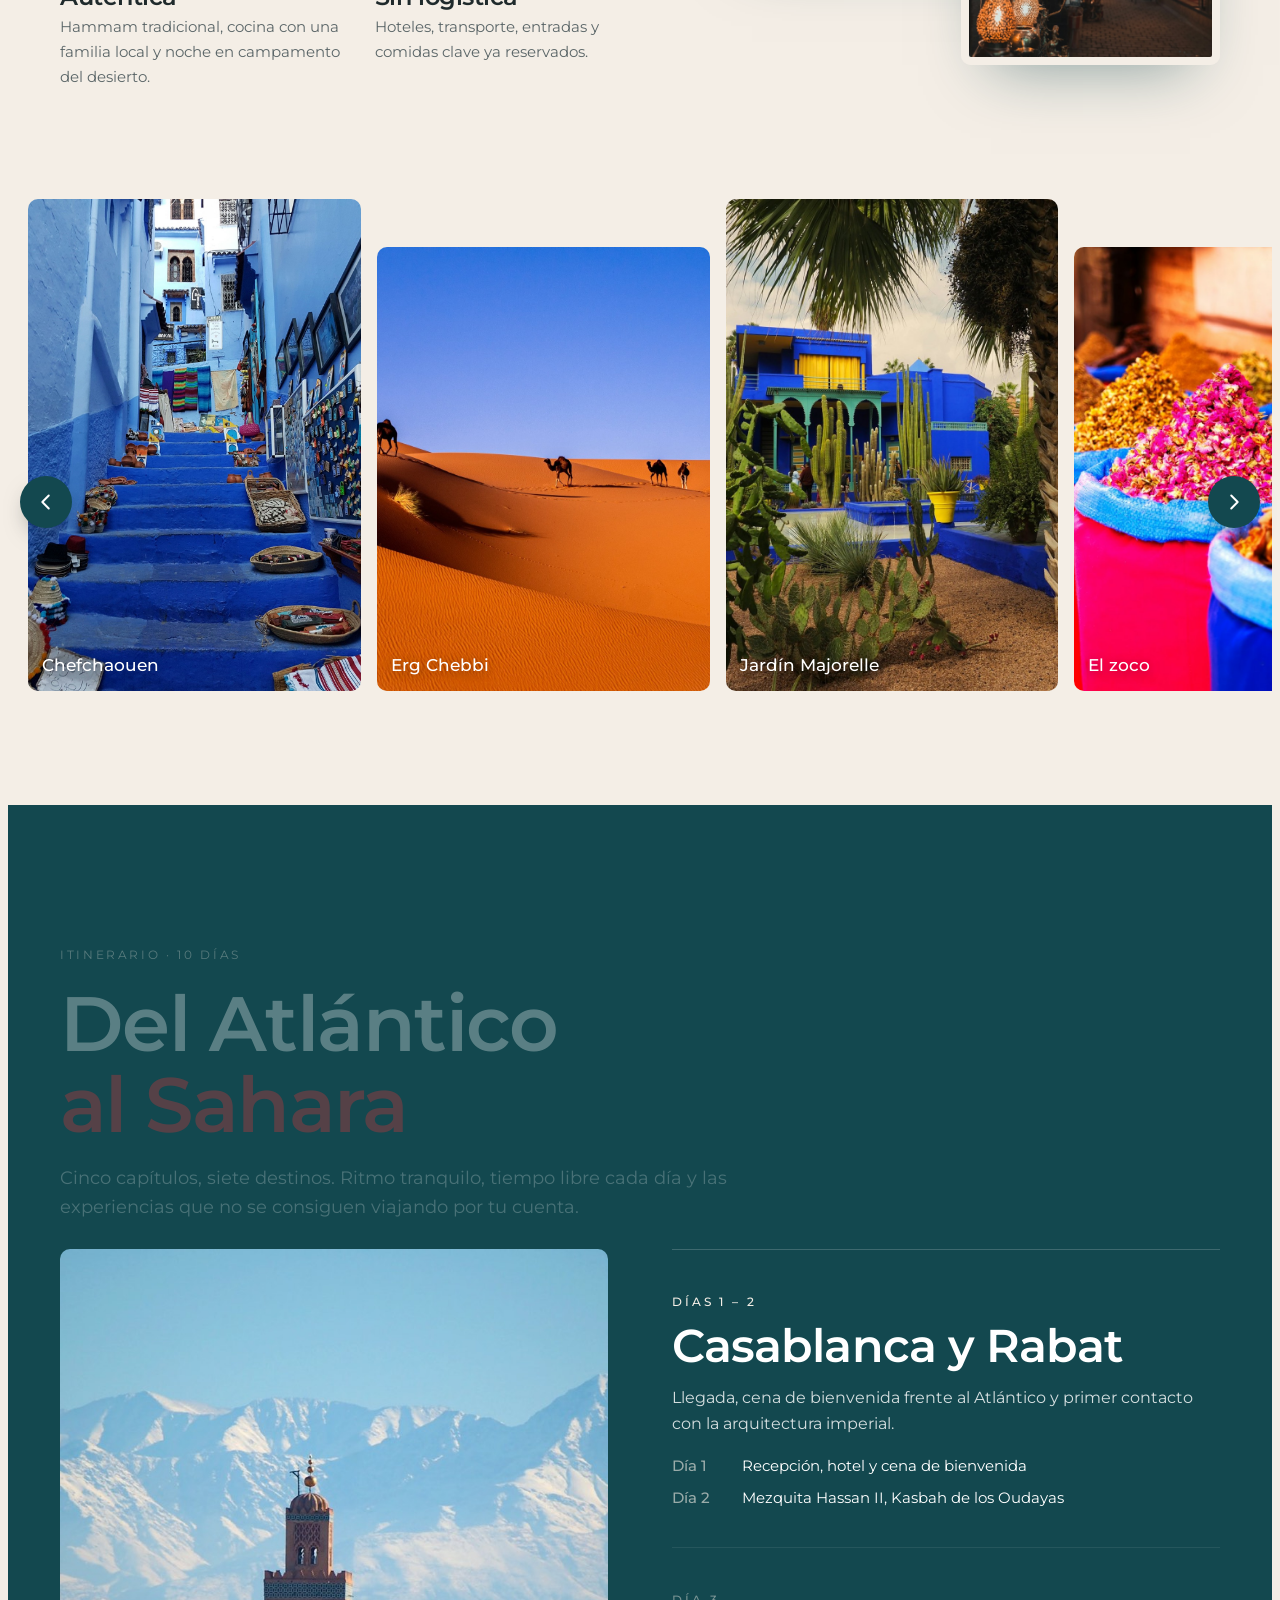
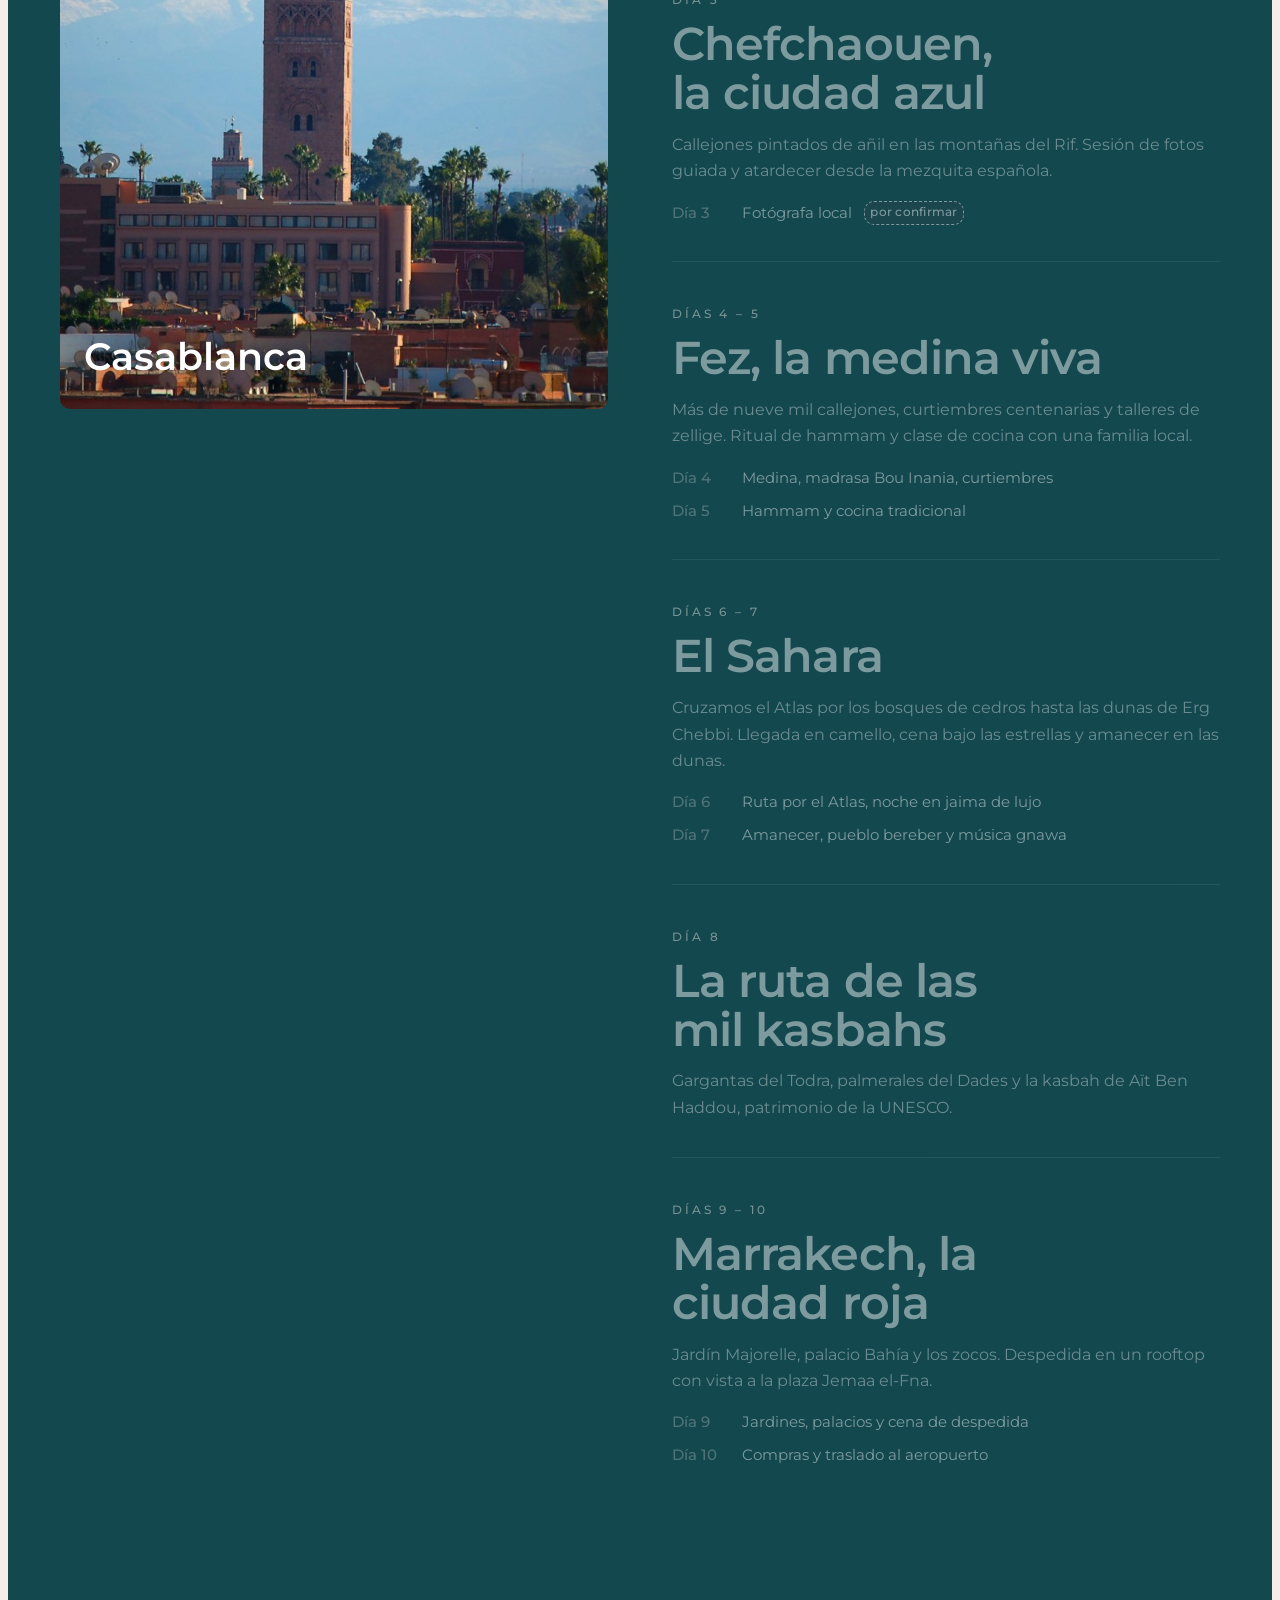
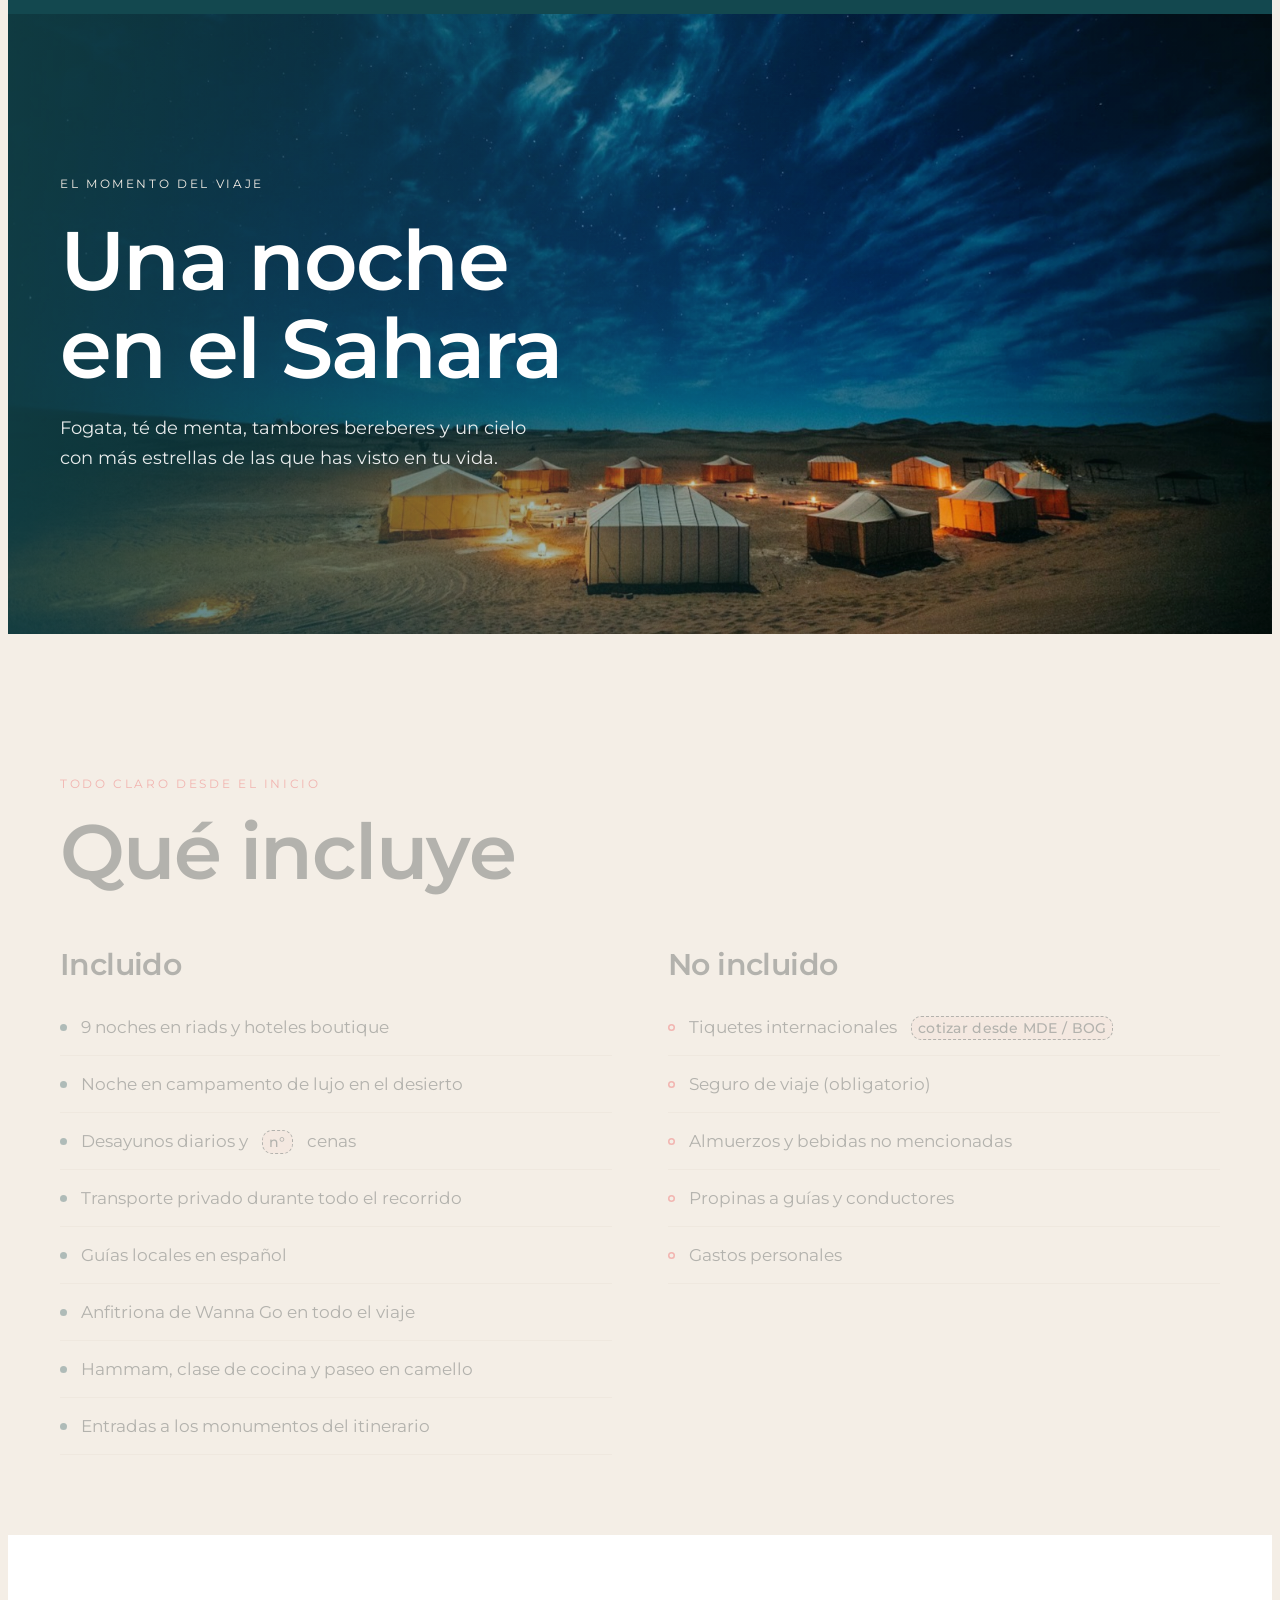
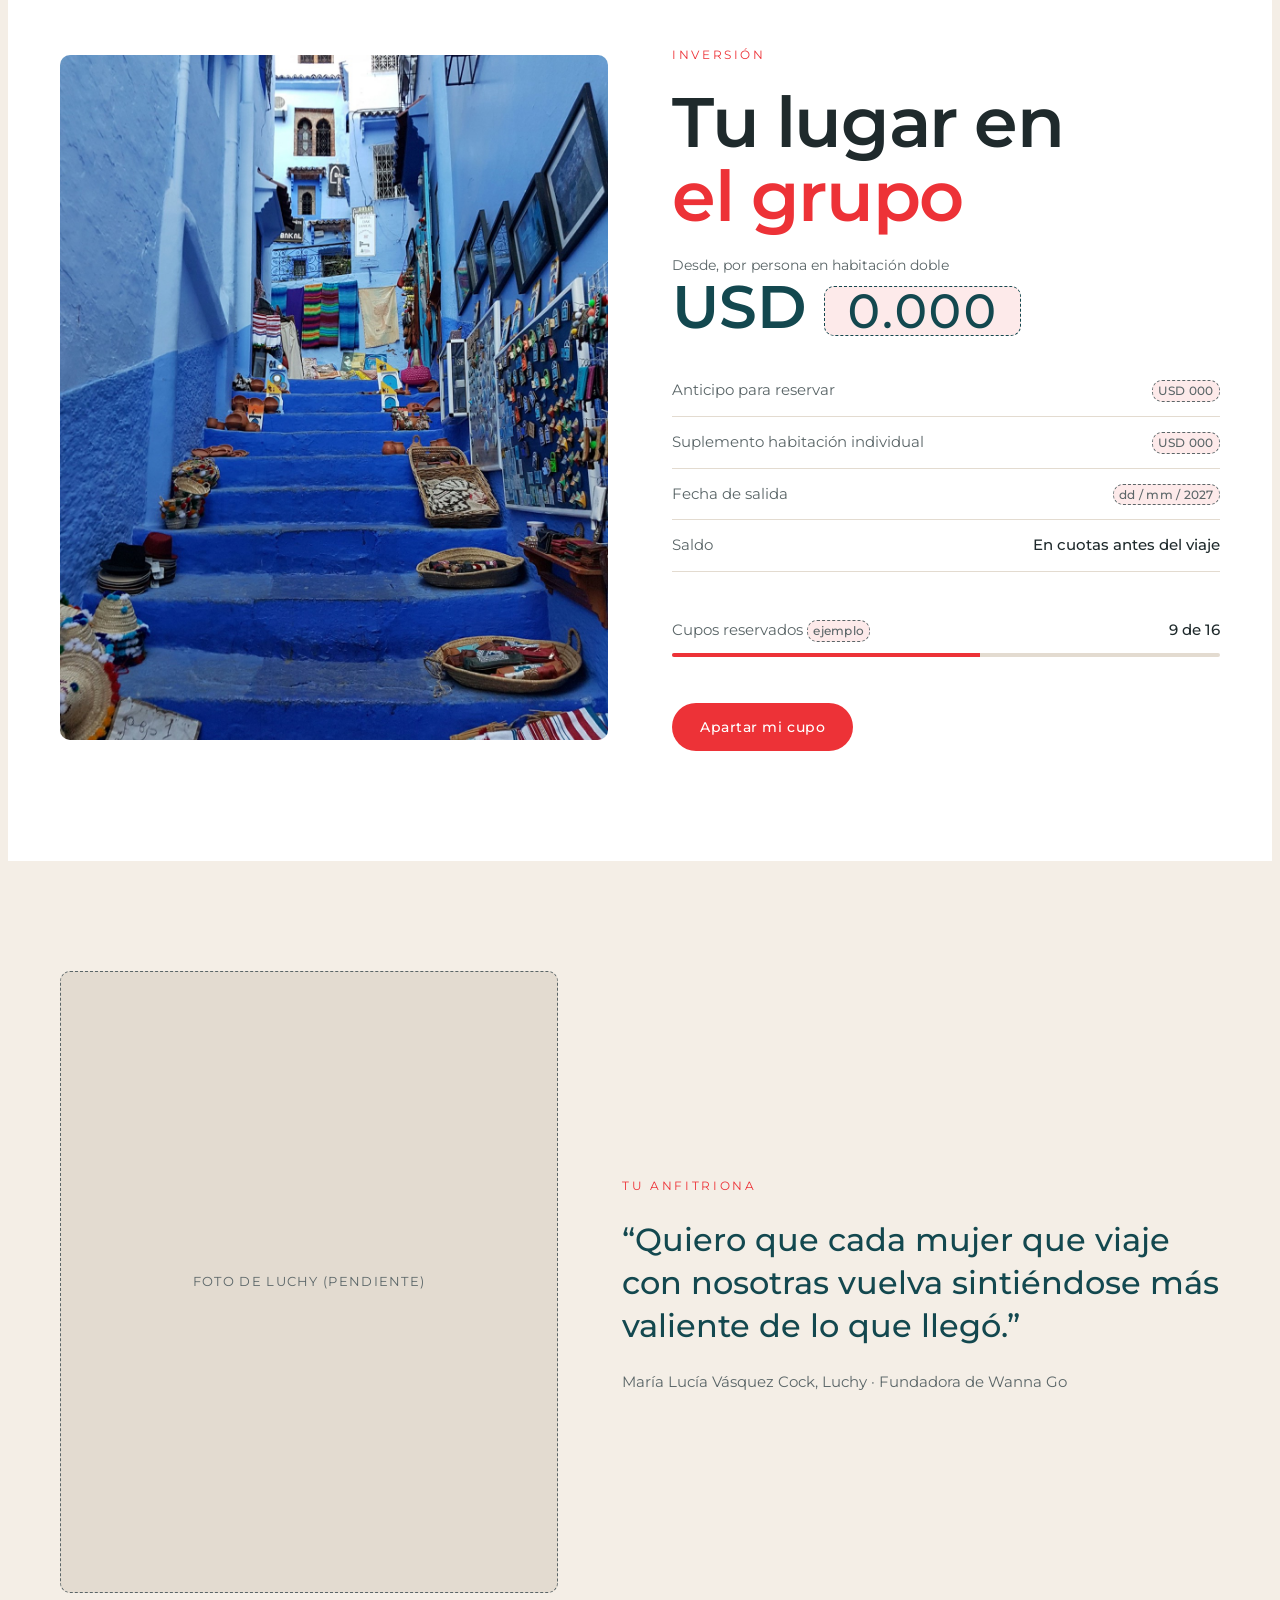
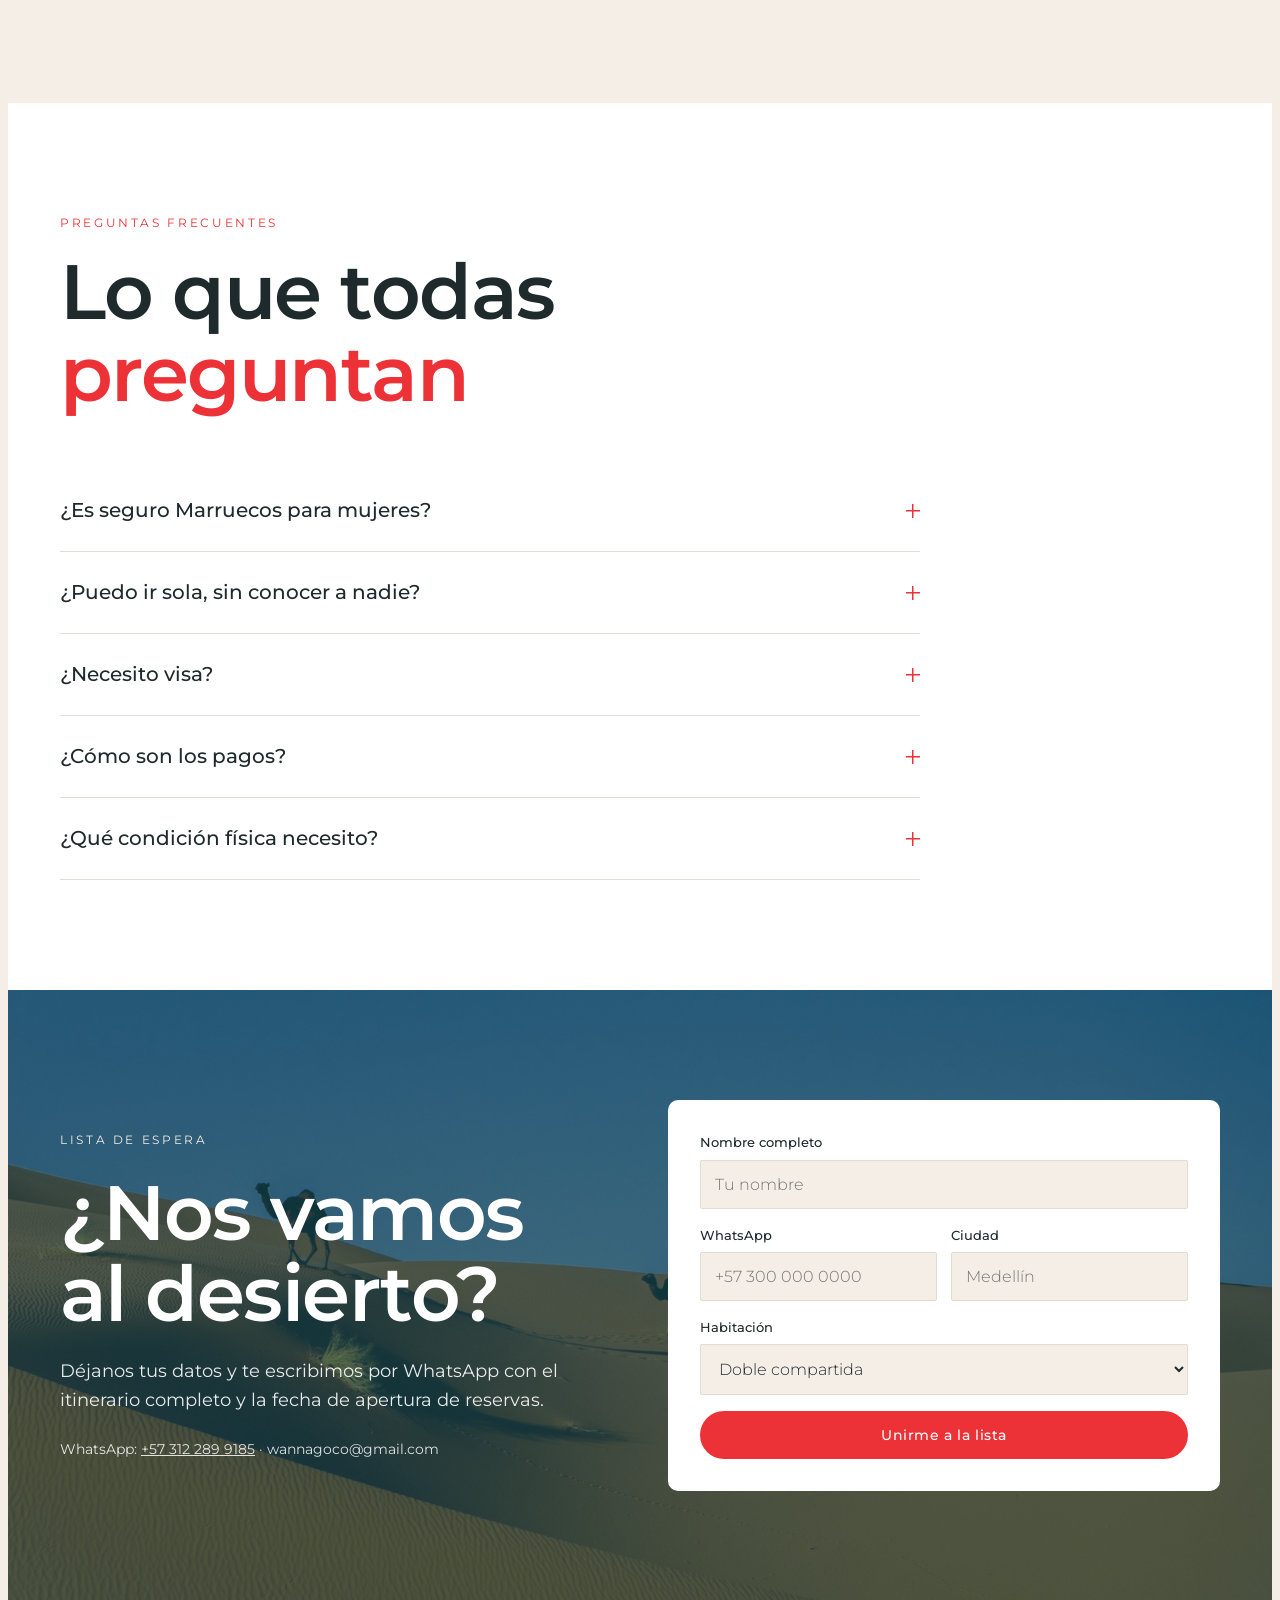
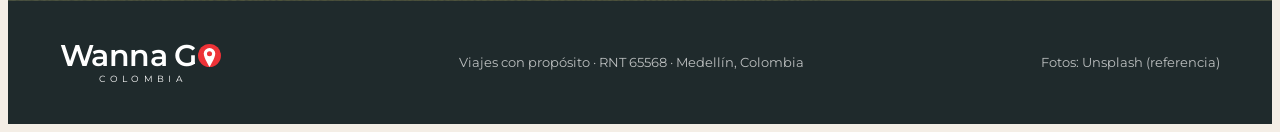
<file: marruecos/index.html>
<!doctype html>
<html lang="es">
<head>
<meta charset="utf-8">
<meta name="viewport" content="width=device-width, initial-scale=1, viewport-fit=cover">
<meta name="robots" content="noindex">
<title>Marruecos entre mujeres · Wanna Go</title>
<link rel="icon" href="data:image/svg+xml,%3Csvg xmlns='http://www.w3.org/2000/svg' viewBox='0 0 40 40'%3E%3Ccircle cx='20' cy='20' r='20' fill='%23ED3237'/%3E%3Cpath d='M20 7a10 10 0 0 1 10 10c0 7-10 23-10 23S10 24 10 17A10 10 0 0 1 20 7z' fill='%23fff'/%3E%3Ccircle cx='20' cy='17' r='4.4' fill='%23ED3237'/%3E%3C/svg%3E">
<link rel="preconnect" href="https://fonts.googleapis.com">
<link rel="stylesheet" href="https://fonts.googleapis.com/css2?family=Montserrat:ital,wght@0,300;0,400;0,500;0,600;1,300&display=swap">
<style>
/* Layout: editorial de viaje — fotos a sangre completa, bandas verde Wanna Go, columna de 1200px.
   Una sola apariencia (clara con bandas oscuras) por decisión: las fotos mandan. */
:root{
  --teal:#13484F; --teal-deep:#1F2A2C; --coral:#ED3237; --agua:#4E8A8A;
  --sand:#F4EEE6; --paper:#FFFFFF; --ink:#1F2A2C; --muted:#5B6668; --line:#E3DBD0;
  --display:"Montserrat", "Helvetica Neue", Arial, sans-serif;
  --body:"Montserrat", "Helvetica Neue", Arial, sans-serif;
}
*{box-sizing:border-box}
html{scroll-behavior:smooth}
body{background:var(--sand);color:var(--ink);font-family:var(--body);font-weight:400;font-size:17px;line-height:1.65;overflow-x:hidden}
h1,h2,h3{font-family:var(--display);font-weight:600;line-height:1.06;margin:0;text-wrap:balance;letter-spacing:-.02em}
h2 em,h1 em{font-style:normal;color:var(--coral)}
p{margin:0}
a{color:inherit}
img{display:block;max-width:100%}
.wrap{max-width:1200px;margin:0 auto;padding-left:max(20px,env(safe-area-inset-left,0px));padding-right:max(20px,env(safe-area-inset-right,0px))}
.kicker{font-size:12px;font-weight:400;letter-spacing:.22em;text-transform:uppercase}
.tbd{display:inline-block;border:1px dashed currentColor;border-radius:10px;padding:0 .45em;font-size:.8em;font-weight:500;letter-spacing:.02em;background:rgba(237,50,55,.10)}
:focus-visible{outline:2px solid var(--coral);outline-offset:3px}

.draft{background:var(--coral);color:#fff;font-size:12px;font-weight:500;text-align:center;padding-block:7px;letter-spacing:.04em;padding-left:16px;padding-right:16px}

/* nav: transparent over hero, solid after scroll */
nav{position:fixed;left:0;right:0;top:env(safe-area-inset-top,0px);z-index:20;color:#fff;transition:background .4s,color .4s,box-shadow .4s}
nav.solid{background:rgba(255,255,255,.94);color:var(--teal);backdrop-filter:blur(12px);box-shadow:0 1px 0 var(--line)}
body::before{content:"";position:fixed;inset:0 0 auto;height:env(safe-area-inset-top,0px);z-index:30;background:var(--teal-deep)}
nav .wrap{display:flex;align-items:center;justify-content:space-between;gap:16px;padding-block:16px}
.logo{display:inline-grid;justify-items:center;text-decoration:none;color:inherit;line-height:1;font-size:30px}
.logo .lt{font-weight:600;letter-spacing:-.02em;white-space:nowrap}
.logo .iso{display:inline-block;width:.78em;height:.78em;margin-left:.03em;vertical-align:-.04em;background:url("data:image/svg+xml,%3Csvg xmlns='http://www.w3.org/2000/svg' viewBox='0 0 40 40'%3E%3Ccircle cx='20' cy='20' r='20' fill='%23ED3237'/%3E%3Cpath d='M20 7a10 10 0 0 1 10 10c0 7-10 23-10 23S10 24 10 17A10 10 0 0 1 20 7z' fill='%23fff'/%3E%3Ccircle cx='20' cy='17' r='4.4' fill='%23ED3237'/%3E%3C/svg%3E") center/contain no-repeat}
.logo .ds{font-weight:400;font-size:.29em;letter-spacing:.5em;margin-top:.45em;padding-left:.5em}
nav ul{display:flex;gap:30px;list-style:none;margin:0;padding:0;font-size:14px;font-weight:400}
nav ul a{text-decoration:none;opacity:.85}
nav ul a:hover{opacity:1}
@media (max-width:860px){nav ul{display:none}}
@media (max-width:420px){nav .logo{font-size:27px}}
.btn{display:inline-flex;align-items:center;justify-content:center;gap:10px;border:0;border-radius:999px;padding:15px 28px;font:500 14px var(--body);letter-spacing:.04em;cursor:pointer;text-decoration:none;transition:transform .3s cubic-bezier(.2,.8,.2,1),background .3s,color .3s}
.btn:hover{transform:translateY(-2px)}
.btn:active{transform:scale(.98)}
.btn-coral{background:var(--coral);color:#fff}
.btn-coral:hover{background:var(--teal-deep)}
.btn-line{color:inherit;box-shadow:inset 0 0 0 1px currentColor}
nav .btn{padding:10px 20px}

/* hero */
.hero{position:relative;min-height:min(100svh,920px);display:flex;align-items:flex-end;color:#fff;overflow:hidden;background:var(--teal-deep)}
.hero img{position:absolute;inset:0;width:100%;height:100%;object-fit:cover;object-position:60% 50%;animation:kb 22s ease-out both}
.hero::after{content:"";position:absolute;inset:0;background:linear-gradient(180deg,rgba(19,72,79,.45) 0%,rgba(19,72,79,0) 30%,rgba(19,72,79,.15) 55%,rgba(19,72,79,.85) 100%)}
.hero .wrap{position:relative;z-index:1;width:100%;padding-block:140px 56px;display:grid;gap:26px}
.hero h1{font-size:clamp(48px,9vw,128px);max-width:11ch;line-height:.98}
.hero h1 em{color:#fff}
.hero h1 span{display:block;overflow:hidden}
.hero h1 span i{display:block;font-style:inherit;animation:up 1.2s cubic-bezier(.2,.8,.2,1) both}
.hero h1 span:nth-child(2) i{animation-delay:.15s}
.hero .lead{max-width:44ch;font-size:clamp(16px,1.6vw,19px);opacity:.92}
.hero-row{display:flex;flex-wrap:wrap;justify-content:space-between;align-items:flex-end;gap:28px}
.ctas{display:flex;flex-wrap:wrap;gap:12px}
.facts{display:flex;flex-wrap:wrap;gap:12px 36px;font-size:13px;opacity:.95}
.facts b{display:block;font-family:var(--display);font-weight:600;font-size:30px;line-height:1.1}
@keyframes kb{from{transform:scale(1.14)}to{transform:scale(1)}}
@keyframes up{from{transform:translateY(60%)}to{transform:none}}

section{padding-block:110px}
.head{display:grid;gap:18px;max-width:760px;margin-bottom:56px}
.head h2{font-size:clamp(40px,6vw,80px)}
.head p{color:var(--muted);font-size:18px;max-width:56ch}
.kicker.c{color:var(--coral)}
.label-agua{color:var(--agua)}

/* intro statement */
.intro{display:grid;grid-template-columns:1.2fr 1fr;gap:64px;align-items:center}
@media (max-width:900px){.intro{grid-template-columns:1fr;gap:40px}}
.intro h2{font-size:clamp(34px,4.6vw,60px)}
.intro .pics{position:relative;aspect-ratio:4/5;max-width:100%}
.intro .pics img{position:absolute;object-fit:cover;border-radius:10px;box-shadow:0 30px 60px -30px rgba(19,72,79,.5)}
.intro .pics img:first-child{inset:0 22% 18% 0;width:78%;height:82%}
.intro .pics img:last-child{right:0;bottom:0;width:52%;height:50%;border:8px solid var(--sand)}
.pillars{display:grid;grid-template-columns:1fr 1fr;gap:28px 32px;margin-top:40px}
@media (max-width:520px){.pillars{grid-template-columns:1fr}}
.pillars div{border-top:1px solid var(--line);padding-top:16px}
.pillars h3{font-size:24px;margin-bottom:6px}
.pillars p{color:var(--muted);font-size:15px}

/* photo strip */
.strip{padding-block:0 110px}
.strip figure{margin:0;width:clamp(220px,26vw,360px);aspect-ratio:3/4;position:relative;overflow:hidden;border-radius:10px;flex:none}
.strip figure:nth-child(even){margin-top:48px}
.strip img{width:100%;height:100%;object-fit:cover;transition:transform 1.2s cubic-bezier(.2,.8,.2,1)}
.strip figure:hover img{transform:scale(1.06)}
.strip figcaption{position:absolute;left:14px;bottom:12px;color:#fff;font-weight:500;font-size:17px;text-shadow:0 2px 12px rgba(0,0,0,.4)}

/* itinerary: sticky photo + chapters */
.trip{background:var(--teal);color:#fff}
.trip .head p{color:rgba(255,255,255,.75)}
.trip .kicker.c{color:var(--sand)}
.trip-grid{display:grid;grid-template-columns:1fr 1fr;gap:64px}
@media (max-width:900px){.trip-grid{grid-template-columns:1fr}.stage{display:none}}
.stage{position:sticky;top:96px;height:calc(100svh - 140px);max-height:760px;border-radius:10px;overflow:hidden}
.stage img{position:absolute;inset:0;width:100%;height:100%;object-fit:cover;opacity:0;transform:scale(1.06);transition:opacity 1s,transform 2.4s cubic-bezier(.2,.8,.2,1)}
.stage img.on{opacity:1;transform:none}
.stage .place{position:absolute;left:24px;bottom:20px;font-weight:600;font-size:38px;text-shadow:0 2px 20px rgba(0,0,0,.35)}
.chapters{display:grid;gap:0}
.ch{padding-block:36px;border-top:1px solid rgba(255,255,255,.18);opacity:.45;transition:opacity .6s}
.ch.on{opacity:1}
.ch .mob{display:none;aspect-ratio:16/10;object-fit:cover;width:100%;border-radius:10px;margin-bottom:20px}
@media (max-width:900px){.ch{opacity:1}.ch .mob{display:block}}
.ch .days{font-size:12px;letter-spacing:.24em;text-transform:uppercase;color:var(--sand);font-weight:500}
.ch h3{font-size:clamp(32px,3.6vw,46px);margin:8px 0 14px}
.ch p{color:rgba(255,255,255,.82);font-size:16px}
.ch ul{margin:16px 0 0;padding:0;list-style:none;display:grid;gap:8px;font-size:15px}
.ch li{display:flex;gap:12px}
.ch li b{font-weight:500;min-width:58px;color:var(--sand);opacity:.6}

/* signature moment */
.night{position:relative;color:#fff;padding-block:0;overflow:hidden;background:var(--teal-deep)}
.night img{position:absolute;inset:-10% 0;width:100%;height:120%;object-fit:cover;will-change:transform}
.night::after{content:"";position:absolute;inset:0;background:linear-gradient(90deg,rgba(19,72,79,.8),rgba(19,72,79,.1) 70%)}
.night .wrap{position:relative;z-index:1;padding-block:160px;display:grid;gap:22px}
.night h2{font-size:clamp(40px,6.5vw,92px);max-width:12ch}
.night p{max-width:40ch;font-size:18px;opacity:.9}

/* includes */
.inc{display:grid;grid-template-columns:1fr 1fr;gap:56px}
@media (max-width:820px){.inc{grid-template-columns:1fr;gap:40px}}
.inc h3{font-size:30px;margin-bottom:18px}
.inc ul{list-style:none;margin:0;padding:0}
.inc li{padding-block:14px;border-bottom:1px solid var(--line);display:flex;gap:14px;align-items:baseline}
.inc li::before{content:"";flex:none;width:7px;height:7px;border-radius:50%;background:var(--teal);translate:0 -2px}
.inc .no li::before{background:transparent;box-shadow:inset 0 0 0 1.5px var(--coral)}

/* price */
.price{background:var(--paper)}
.price .wrap{display:grid;grid-template-columns:1fr 1fr;gap:64px;align-items:center}
@media (max-width:900px){.price .wrap{grid-template-columns:1fr}}
.price figure{margin:0;aspect-ratio:4/5;max-width:100%;overflow:hidden;border-radius:10px}
.price figure img{width:100%;height:100%;object-fit:cover}
.price h2{font-size:clamp(40px,5.5vw,72px)}
.amt{font-weight:600;font-size:clamp(40px,5vw,60px);line-height:1;color:var(--teal);font-variant-numeric:tabular-nums}
.rows{display:grid;margin-block:8px}
.row{display:flex;justify-content:space-between;gap:16px;padding-block:13px;border-bottom:1px solid var(--line);font-size:15px}
.row span:first-child{color:var(--muted)}
.row b{font-weight:500}
.seats{display:grid;gap:10px;margin-block:18px 26px}
.bar{height:4px;background:var(--line);border-radius:10px;overflow:hidden}
.bar i{display:block;height:100%;width:0;background:var(--coral);transition:width 1.8s cubic-bezier(.2,.8,.2,1)}
.price .stack{display:grid;gap:20px}

/* host */
.host{display:grid;grid-template-columns:1fr 1.2fr;gap:64px;align-items:center}
@media (max-width:860px){.host{grid-template-columns:1fr}}
.host .ph{aspect-ratio:4/5;max-width:100%;border-radius:10px;background:var(--line);display:grid;place-items:center;color:var(--muted);font-size:13px;letter-spacing:.1em;text-transform:uppercase;border:1px dashed var(--muted)}
.host blockquote{margin:0;font-weight:500;font-size:clamp(22px,2.8vw,32px);line-height:1.35;color:var(--teal)}
.host cite{display:block;margin-top:22px;font-style:normal;font-size:15px;color:var(--muted)}

/* faq */
.faq{max-width:860px}
details{border-bottom:1px solid var(--line)}
summary{list-style:none;cursor:pointer;padding-block:24px;font-weight:500;font-size:clamp(17px,1.8vw,20px);display:flex;justify-content:space-between;gap:20px;align-items:center}
summary::-webkit-details-marker{display:none}
summary::after{content:"";flex:none;width:14px;height:14px;background:linear-gradient(var(--coral),var(--coral)) center/100% 1.5px no-repeat,linear-gradient(var(--coral),var(--coral)) center/1.5px 100% no-repeat;transition:transform .35s}
details[open] summary::after{transform:rotate(45deg)}
details p{padding-bottom:24px;color:var(--muted);max-width:62ch}

/* join */
.join{position:relative;color:#fff;overflow:hidden;background:var(--teal-deep)}
.join>img{position:absolute;inset:0;width:100%;height:100%;object-fit:cover}
.join::after{content:"";position:absolute;inset:0;background:rgba(19,72,79,.72)}
.join .wrap{position:relative;z-index:1;display:grid;grid-template-columns:1fr 1fr;gap:56px;align-items:center}
@media (max-width:900px){.join .wrap{grid-template-columns:1fr}}
.join h2{font-size:clamp(42px,6vw,84px)}
form{background:var(--paper);color:var(--ink);border-radius:10px;padding:32px;display:grid;gap:16px}
label{display:grid;gap:6px;font-size:13px;font-weight:500}
input,select{font:16px var(--body);font-weight:300;padding:14px;border-radius:2px;border:1px solid var(--line);background:var(--sand);color:var(--ink);width:100%}
input:focus,select:focus{outline:none;border-color:var(--teal)}
.two{display:grid;grid-template-columns:1fr 1fr;gap:14px}
@media (max-width:480px){.two{grid-template-columns:1fr}}
.ok{background:rgba(78,138,138,.08);padding:14px;font-size:15px;font-weight:400}

footer{background:var(--teal-deep);color:rgba(255,255,255,.7);padding-block:40px;font-size:13px}
footer .wrap{display:flex;flex-wrap:wrap;justify-content:space-between;align-items:center;gap:20px}
footer .logo{color:#fff}

.rv{transition:transform 1s cubic-bezier(.2,.8,.2,1),opacity 1s}
.rv.pre{transform:translateY(30px);opacity:.3}

@media (prefers-reduced-motion:reduce){*,*::before,*::after{animation:none!important;transition:none!important}.rv.pre{transform:none;opacity:1}}
.lang-btn{border:0;background:transparent;color:inherit;box-shadow:inset 0 0 0 1.5px currentColor;border-radius:999px;padding:8px 13px;font:600 13px var(--body);letter-spacing:.08em;cursor:pointer;transition:background .25s,color .25s}
.lang-btn:hover{background:var(--coral);color:#fff;box-shadow:none}
.nav-actions{display:flex;align-items:center;gap:10px}

</style>
<link rel="stylesheet" href="../carrusel.css?v=1792589817">
<link rel="stylesheet" href="../wa.css?v=1792589817">
</head>
<body>
<nav id="nav">
  <div class="draft">BORRADOR · Precios y fechas marcados como <span class="tbd">por definir</span> se completan con Wanna Go · Fotos de referencia: Unsplash</div>
  <div class="wrap">
    <a class="logo" href="../" aria-label="Wanna Go Colombia, volver al inicio"><span class="lt">Wanna G<i class="iso"></i></span><span class="ds">COLOMBIA</span></a>
    <ul>
      <li><a href="../">Wanna Go</a></li>
      <li><a href="#viaje">El viaje</a></li>
      <li><a href="#ruta">Itinerario</a></li>
      <li><a href="#incluye">Incluye</a></li>
      <li><a href="#precio">Inversión</a></li>
      <li><a href="#faq">Preguntas</a></li>
    </ul>
    <div class="nav-actions"><button class="lang-btn" type="button" aria-label="Switch to English">EN</button><a class="btn btn-coral" href="#reserva">Reservar</a></div>
  </div>
</nav>

<header class="hero" id="top">
  <img src="../fotos/mujer-dunas.jpg" alt="Mujer sentada en las dunas del Sahara al atardecer">
  <div class="wrap">
    <span class="kicker">Viaje exclusivo para mujeres · Salida <span class="tbd">2027</span></span>
    <h1><span><i>Marruecos</i></span><span><i><em>es tuyo</em></i></span></h1>
    <div class="hero-row">
      <div style="display:grid;gap:26px">
        <p class="lead">Diez días entre medinas azules, palacios de mosaico y una noche bajo las estrellas del Sahara. En grupo pequeño, con anfitriona de Wanna Go y todo resuelto. Viajes con propósito, también lejos de casa.</p>
        <div class="ctas">
          <a class="btn btn-coral" href="#reserva">Quiero mi cupo</a>
          <a class="btn btn-line" href="#ruta">Ver itinerario</a>
        </div>
      </div>
      <div class="facts">
        <div><b>10</b>días</div>
        <div><b>7</b>destinos</div>
        <div><b>16</b>viajeras máx.</div>
      </div>
    </div>
  </div>
</header>

<section id="viaje">
  <div class="wrap intro">
    <div class="rv">
      <span class="kicker c">El viaje</span>
      <h2 style="margin-top:18px">Un viaje que se recuerda <em>toda la vida</em>, con mujeres que lo viven igual que tú</h2>
      <div class="pillars">
        <div><h3>Segura</h3><p>Guías locales certificadas, traslados privados y anfitriona contigo las 24 horas.</p></div>
        <div><h3>Íntima</h3><p>Máximo 16 viajeras. Llegas sola y te vas con amigas.</p></div>
        <div><h3>Auténtica</h3><p>Hammam tradicional, cocina con una familia local y noche en campamento del desierto.</p></div>
        <div><h3>Sin logística</h3><p>Hoteles, transporte, entradas y comidas clave ya reservados.</p></div>
      </div>
    </div>
    <div class="pics rv">
      <img src="../fotos/patio-azul.jpg" alt="Patio azul con plantas en Chefchaouen" loading="lazy">
      <img src="../fotos/faroles.jpg" alt="Faroles marroquíes iluminados en un zoco" loading="lazy">
    </div>
  </div>
</section>

<div class="strip carousel" aria-label="Fotos del destino">
  <div class="strip-track" tabindex="0">
    <figure><img src="../fotos/chefchaouen-escaleras.jpg" alt="" loading="lazy"><figcaption>Chefchaouen</figcaption></figure>
    <figure><img src="../fotos/camellos.jpg" alt="" loading="lazy"><figcaption>Erg Chebbi</figcaption></figure>
    <figure><img src="../fotos/majorelle.jpg" alt="" loading="lazy"><figcaption>Jardín Majorelle</figcaption></figure>
    <figure><img src="../fotos/especias.jpg" alt="" loading="lazy"><figcaption>El zoco</figcaption></figure>
    <figure><img src="../fotos/kasbah.jpg" alt="" loading="lazy"><figcaption>Valle del Dades</figcaption></figure>
    <figure><img src="../fotos/fez.jpg" alt="" loading="lazy"><figcaption>Fez</figcaption></figure>
    <figure><img src="../fotos/jaima.jpg" alt="" loading="lazy"><figcaption>Noche en jaima</figcaption></figure>
  </div>
</div>

<section class="trip" id="ruta">
  <div class="wrap">
    <div class="head rv">
      <span class="kicker c">Itinerario · 10 días</span>
      <h2>Del Atlántico <em>al Sahara</em></h2>
      <p>Cinco capítulos, siete destinos. Ritmo tranquilo, tiempo libre cada día y las experiencias que no se consiguen viajando por tu cuenta.</p>
    </div>
    <div class="trip-grid">
      <div class="stage" id="stage">
        <img class="on" src="../fotos/marrakech.jpg" alt="">
        <img src="../fotos/chefchaouen.jpg" alt="">
        <img src="../fotos/faroles.jpg" alt="">
        <img src="../fotos/desierto.jpg" alt="">
        <img src="../fotos/kasbah.jpg" alt="">
        <img src="../fotos/majorelle.jpg" alt="">
        <span class="place" id="place">Casablanca</span>
      </div>
      <div class="chapters">
        <article class="ch" data-i="0" data-place="Casablanca">
          <img class="mob" src="../fotos/marrakech.jpg" alt="" loading="lazy">
          <span class="days">Días 1 – 2</span>
          <h3>Casablanca y Rabat</h3>
          <p>Llegada, cena de bienvenida frente al Atlántico y primer contacto con la arquitectura imperial.</p>
          <ul><li><b>Día 1</b>Recepción, hotel y cena de bienvenida</li><li><b>Día 2</b>Mezquita Hassan II, Kasbah de los Oudayas</li></ul>
        </article>
        <article class="ch" data-i="1" data-place="Chefchaouen">
          <img class="mob" src="../fotos/chefchaouen.jpg" alt="" loading="lazy">
          <span class="days">Día 3</span>
          <h3>Chefchaouen, la ciudad azul</h3>
          <p>Callejones pintados de añil en las montañas del Rif. Sesión de fotos guiada y atardecer desde la mezquita española.</p>
          <ul><li><b>Día 3</b>Fotógrafa local <span class="tbd">por confirmar</span></li></ul>
        </article>
        <article class="ch" data-i="2" data-place="Fez">
          <img class="mob" src="../fotos/faroles.jpg" alt="" loading="lazy">
          <span class="days">Días 4 – 5</span>
          <h3>Fez, la medina viva</h3>
          <p>Más de nueve mil callejones, curtiembres centenarias y talleres de zellige. Ritual de hammam y clase de cocina con una familia local.</p>
          <ul><li><b>Día 4</b>Medina, madrasa Bou Inania, curtiembres</li><li><b>Día 5</b>Hammam y cocina tradicional</li></ul>
        </article>
        <article class="ch" data-i="3" data-place="Merzouga">
          <img class="mob" src="../fotos/desierto.jpg" alt="" loading="lazy">
          <span class="days">Días 6 – 7</span>
          <h3>El Sahara</h3>
          <p>Cruzamos el Atlas por los bosques de cedros hasta las dunas de Erg Chebbi. Llegada en camello, cena bajo las estrellas y amanecer en las dunas.</p>
          <ul><li><b>Día 6</b>Ruta por el Atlas, noche en jaima de lujo</li><li><b>Día 7</b>Amanecer, pueblo bereber y música gnawa</li></ul>
        </article>
        <article class="ch" data-i="4" data-place="Aït Ben Haddou">
          <img class="mob" src="../fotos/kasbah.jpg" alt="" loading="lazy">
          <span class="days">Día 8</span>
          <h3>La ruta de las mil kasbahs</h3>
          <p>Gargantas del Todra, palmerales del Dades y la kasbah de Aït Ben Haddou, patrimonio de la UNESCO.</p>
        </article>
        <article class="ch" data-i="5" data-place="Marrakech">
          <img class="mob" src="../fotos/majorelle.jpg" alt="" loading="lazy">
          <span class="days">Días 9 – 10</span>
          <h3>Marrakech, la ciudad roja</h3>
          <p>Jardín Majorelle, palacio Bahía y los zocos. Despedida en un rooftop con vista a la plaza Jemaa el-Fna.</p>
          <ul><li><b>Día 9</b>Jardines, palacios y cena de despedida</li><li><b>Día 10</b>Compras y traslado al aeropuerto</li></ul>
        </article>
      </div>
    </div>
  </div>
</section>

<section class="night">
  <img id="par" src="../fotos/jaima.jpg" alt="Campamento de jaimas iluminado bajo el cielo estrellado del Sahara" loading="lazy">
  <div class="wrap">
    <span class="kicker" style="color:var(--sand)">El momento del viaje</span>
    <h2>Una noche <em style="color:#fff">en el Sahara</em></h2>
    <p>Fogata, té de menta, tambores bereberes y un cielo con más estrellas de las que has visto en tu vida.</p>
  </div>
</section>

<section id="incluye">
  <div class="wrap">
    <div class="head rv">
      <span class="kicker c">Todo claro desde el inicio</span>
      <h2>Qué incluye</h2>
    </div>
    <div class="inc">
      <div class="rv">
        <h3>Incluido</h3>
        <ul>
          <li>9 noches en riads y hoteles boutique</li>
          <li>Noche en campamento de lujo en el desierto</li>
          <li>Desayunos diarios y <span class="tbd">n°</span> cenas</li>
          <li>Transporte privado durante todo el recorrido</li>
          <li>Guías locales en español</li>
          <li>Anfitriona de Wanna Go en todo el viaje</li>
          <li>Hammam, clase de cocina y paseo en camello</li>
          <li>Entradas a los monumentos del itinerario</li>
        </ul>
      </div>
      <div class="rv no">
        <h3>No incluido</h3>
        <ul>
          <li>Tiquetes internacionales <span class="tbd">cotizar desde MDE / BOG</span></li>
          <li>Seguro de viaje (obligatorio)</li>
          <li>Almuerzos y bebidas no mencionadas</li>
          <li>Propinas a guías y conductores</li>
          <li>Gastos personales</li>
        </ul>
      </div>
    </div>
  </div>
</section>

<section class="price" id="precio">
  <div class="wrap">
    <figure class="rv"><img src="../fotos/chefchaouen-escaleras.jpg" alt="Escaleras azules en Chefchaouen" loading="lazy"></figure>
    <div class="stack rv">
      <span class="kicker c">Inversión</span>
      <h2>Tu lugar en <em>el grupo</em></h2>
      <div>
        <p style="color:var(--muted);font-size:14px">Desde, por persona en habitación doble</p>
        <div class="amt">USD <span class="tbd">0.000</span></div>
      </div>
      <div class="rows">
        <div class="row"><span>Anticipo para reservar</span><b><span class="tbd">USD 000</span></b></div>
        <div class="row"><span>Suplemento habitación individual</span><b><span class="tbd">USD 000</span></b></div>
        <div class="row"><span>Fecha de salida</span><b><span class="tbd">dd / mm / 2027</span></b></div>
        <div class="row"><span>Saldo</span><b>En cuotas antes del viaje</b></div>
      </div>
      <div class="seats">
        <div class="row" style="border:0;padding:0"><span>Cupos reservados <span class="tbd">ejemplo</span></span><b>9 de 16</b></div>
        <div class="bar"><i id="seatbar"></i></div>
      </div>
      <a class="btn btn-coral" href="#reserva" style="justify-self:start">Apartar mi cupo</a>
    </div>
  </div>
</section>

<section>
  <div class="wrap host">
    <div class="ph rv">Foto de Luchy (pendiente)</div>
    <div class="rv">
      <span class="kicker c">Tu anfitriona</span>
      <blockquote style="margin-top:20px">“Quiero que cada mujer que viaje con nosotras vuelva sintiéndose más valiente de lo que llegó.”</blockquote>
      <cite>María Lucía Vásquez Cock, Luchy · Fundadora de Wanna Go</cite>
    </div>
  </div>
</section>

<section id="faq" style="background:var(--paper)">
  <div class="wrap">
    <div class="head rv">
      <span class="kicker c">Preguntas frecuentes</span>
      <h2>Lo que todas <em>preguntan</em></h2>
    </div>
    <div class="faq">
      <details><summary>¿Es seguro Marruecos para mujeres?</summary><p>Sí, viajando en grupo y con guías locales. Antes de salir te enviamos una guía de vestimenta y costumbres, y la anfitriona está contigo todo el viaje.</p></details>
      <details><summary>¿Puedo ir sola, sin conocer a nadie?</summary><p>Es lo más común. Te asignamos compañera de habitación afín, o puedes pagar el suplemento de habitación individual.</p></details>
      <details><summary>¿Necesito visa?</summary><p>Las viajeras colombianas necesitan visa electrónica <span class="tbd">verificar requisitos vigentes</span>. Te acompañamos en el trámite.</p></details>
      <details><summary>¿Cómo son los pagos?</summary><p>Anticipo para reservar y el saldo en <span class="tbd">n°</span> cuotas. Medios de pago <span class="tbd">por confirmar</span>.</p></details>
      <details><summary>¿Qué condición física necesito?</summary><p>Básica. Caminamos por medinas y subimos algunas escaleras. El paseo en camello no requiere experiencia.</p></details>
    </div>
  </div>
</section>

<section class="join" id="reserva">
  <img src="../fotos/camellos.jpg" alt="" loading="lazy">
  <div class="wrap">
    <div class="rv" style="display:grid;gap:22px">
      <span class="kicker" style="color:var(--sand)">Lista de espera</span>
      <h2>¿Nos vamos <em style="color:#fff">al desierto?</em></h2>
      <p style="font-size:18px;max-width:42ch;opacity:.9">Déjanos tus datos y te escribimos por WhatsApp con el itinerario completo y la fecha de apertura de reservas.</p>
      <p style="font-size:14px;opacity:.85">WhatsApp: <a href="https://wa.me/573122899185" target="_blank" rel="noopener">+57 312 289 9185</a> · wannagoco@gmail.com</p>
    </div>
    <form id="lead" class="rv" novalidate>
      <label for="f-name">Nombre completo<input id="f-name" name="name" autocomplete="name" placeholder="Tu nombre"></label>
      <div class="two">
        <label for="f-wa">WhatsApp<input id="f-wa" name="wa" type="tel" autocomplete="tel" placeholder="+57 300 000 0000"></label>
        <label for="f-city">Ciudad<input id="f-city" name="city" autocomplete="address-level2" placeholder="Medellín"></label>
      </div>
      <label for="f-room">Habitación
        <select id="f-room" name="room"><option>Doble compartida</option><option>Individual</option><option>Aún no sé</option></select>
      </label>
      <button class="btn btn-coral" type="submit">Unirme a la lista</button>
      <p id="msg" class="ok" hidden></p>
    </form>
  </div>
</section>

<footer>
  <div class="wrap">
    <a class="logo" href="../" aria-label="Wanna Go Colombia"><span class="lt">Wanna G<i class="iso"></i></span><span class="ds">COLOMBIA</span></a>
    <span>Viajes con propósito · RNT 65568 · Medellín, Colombia</span>
    <span>Fotos: Unsplash (referencia)</span>
  </div>
</footer>

<a class="wa-float" href="https://wa.me/573122899185" target="_blank" rel="noopener" aria-label="Escríbenos por WhatsApp"><span class="wa-btn"><svg viewBox="0 0 32 32"><path d="M16 3a13 13 0 0 0-11.2 19.6L3 29l6.6-1.7A13 13 0 1 0 16 3zm0 23.7c-2 0-4-.6-5.7-1.6l-.4-.2-3.9 1 1-3.8-.3-.4A10.7 10.7 0 1 1 16 26.7zm5.9-8c-.3-.2-1.9-1-2.2-1-.3-.1-.5-.2-.7.2l-1 1.2c-.2.2-.4.3-.7.1-.3-.2-1.4-.5-2.6-1.6-1-.9-1.6-1.9-1.8-2.2-.2-.3 0-.5.1-.7l.5-.6.3-.5v-.6l-1-2.4c-.3-.6-.5-.5-.7-.5h-.6c-.2 0-.6.1-.9.4-.3.3-1.2 1.1-1.2 2.8s1.2 3.2 1.4 3.5c.2.2 2.4 3.6 5.7 5 2.8 1.1 3.4.9 4 .8.6-.1 1.9-.8 2.2-1.5.3-.8.3-1.4.2-1.5l-.6-.4z"/></svg><span class="wa-badge" aria-hidden="true">1</span></span><span class="wa-label">¿Planeamos tu viaje? <b>Escríbenos</b></span></a>

<script>
const reduce = matchMedia('(prefers-reduced-motion: reduce)').matches;

// Nav turns solid after the hero
const nav = document.getElementById('nav');
const onScroll = () => nav.classList.toggle('solid', scrollY > innerHeight * .7);
addEventListener('scroll', onScroll, { passive: true }); onScroll();

// Gentle reveal: only for items below the fold at load
const io = new IntersectionObserver(es => es.forEach(e => { if (e.isIntersecting) { e.target.classList.remove('pre'); io.unobserve(e.target); } }), { threshold: .1 });
document.querySelectorAll('.rv').forEach(el => { if (el.getBoundingClientRect().top > innerHeight) { el.classList.add('pre'); io.observe(el); } });

// Itinerary: sticky photo follows the chapter in view
const imgs = [...document.querySelectorAll('#stage img')], place = document.getElementById('place');
const chs = [...document.querySelectorAll('.ch')];
const setCh = c => {
  chs.forEach(x => x.classList.toggle('on', x === c));
  imgs.forEach((im, k) => im.classList.toggle('on', k === +c.dataset.i));
  place.textContent = c.dataset.place;
};
setCh(chs[0]);
const cio = new IntersectionObserver(es => es.forEach(e => e.isIntersecting && setCh(e.target)), { rootMargin: '-45% 0px -50% 0px' });
chs.forEach(c => cio.observe(c));

// Parallax on the Sahara night photo
const par = document.getElementById('par');
if (!reduce) addEventListener('scroll', () => {
  const r = par.parentElement.getBoundingClientRect();
  if (r.bottom > 0 && r.top < innerHeight) par.style.transform = `translateY(${(r.top / innerHeight) * -8}%)`;
}, { passive: true });

// Seat bar fills when seen
const bar = document.getElementById('seatbar');
new IntersectionObserver(([e], o) => { if (e.isIntersecting) { bar.style.width = (9 / 16 * 100) + '%'; o.disconnect(); } }).observe(bar);

// Lead form (borrador: aún no envía datos)
document.getElementById('lead').addEventListener('submit', e => {
  e.preventDefault();
  const f = e.target, msg = document.getElementById('msg');
  const name = f.name.value.trim(), wa = f.wa.value.trim();
  msg.hidden = false;
  if (!name || wa.replace(/\D/g, '').length < 7) { msg.textContent = wgT('Escribe tu nombre y un WhatsApp válido para poder contactarte.'); return; }
  msg.textContent = wgLang === 'en' ? `Done, ${name.split(' ')[0]}! You're on the waiting list. (Draft: no data is sent yet.)` : `¡Listo, ${name.split(' ')[0]}! Quedaste en la lista de espera. (Borrador: aún no se envían datos.)`;
  f.reset();
});
</script>
<script src="../carrusel.js?v=1792589817"></script>
<script src="../i18n.js?v=1792589817"></script>
<script src="../wa.js?v=1792589817"></script>
</body>
</html>
</file>
<file: marca.css>
/* Wanna Go · base de marca (Manual de marca: color, Montserrat, logo, etiquetas) */
:root{
  --petroleo:#13484F; --rojo:#ED3237; --agua:#4E8A8A; --arena:#F4EEE6; --carbon:#1F2A2C; --blanco:#FFFFFF;
  --ink:#1F2A2C; --muted:#5B6668; --line:#E3DBD0;
  --font:"Montserrat", "Helvetica Neue", Arial, sans-serif;
  --r:10px;
  --iso:url("data:image/svg+xml,%3Csvg xmlns='http://www.w3.org/2000/svg' viewBox='0 0 40 40'%3E%3Ccircle cx='20' cy='20' r='20' fill='%23ED3237'/%3E%3Cpath d='M20 7a10 10 0 0 1 10 10c0 7-10 23-10 23S10 24 10 17A10 10 0 0 1 20 7z' fill='%23fff'/%3E%3Ccircle cx='20' cy='17' r='4.4' fill='%23ED3237'/%3E%3C/svg%3E");
}
*{box-sizing:border-box}
html{scroll-behavior:smooth}
body{margin:0;background:var(--blanco);color:var(--ink);font-family:var(--font);font-weight:400;font-size:17px;line-height:1.65;overflow-x:hidden;-webkit-font-smoothing:antialiased}
h1,h2,h3{font-weight:600;line-height:1.08;margin:0;letter-spacing:-.015em;text-wrap:balance}
p{margin:0}
a{color:inherit}
img{display:block;max-width:100%}
:focus-visible{outline:2px solid var(--rojo);outline-offset:3px}
.wrap{max-width:1200px;margin:0 auto;padding-left:max(20px,env(safe-area-inset-left,0px));padding-right:max(20px,env(safe-area-inset-right,0px))}

/* tipografía (manual: titular SemiBold, subtítulo Medium, texto Regular, largos Light, etiqueta mayúsculas espaciada) */
.h2{font-size:clamp(34px,4.6vw,56px);color:var(--petroleo)}
.eyebrow{display:block;font-size:13px;letter-spacing:.06em;text-transform:uppercase;color:var(--rojo);margin-bottom:14px}
.eyebrow.on-dark{color:var(--arena);opacity:.85}
.label{font-size:12px;letter-spacing:.22em;text-transform:uppercase;font-weight:400}
.body-lg{font-size:18px;margin-top:18px;max-width:56ch}
.tbd{display:inline-block;border:1px dashed currentColor;border-radius:4px;padding:0 .45em;font-size:.85em;letter-spacing:normal;text-transform:none;background:rgba(237,50,55,.12)}

/* secciones */
.sec{padding-block:110px}
@media (max-width:700px){.sec{padding-block:80px}}
.head{display:grid;max-width:760px;margin-bottom:52px}
.bg-arena{background:var(--arena)}
.bg-petroleo{background:var(--petroleo);color:#fff}
.bg-petroleo .h2{color:#fff}

/* logo (wordmark + isotipo); mínimo digital 140 px de ancho */
.logo{display:inline-grid;justify-items:center;text-decoration:none;color:var(--petroleo);line-height:1;font-size:30px}
.logo .lt{font-weight:600;letter-spacing:-.02em;white-space:nowrap}
.logo .iso{display:inline-block;width:.78em;height:.78em;margin-left:.03em;vertical-align:-.04em;background:var(--iso) center/contain no-repeat}
.logo .ds{font-weight:400;font-size:.29em;letter-spacing:.5em;margin-top:.45em;padding-left:.5em}
.on-photo .logo,.foot .logo{color:#fff}

/* botones */
.btn{display:inline-flex;align-items:center;justify-content:center;gap:10px;border:0;border-radius:999px;padding:15px 28px;font:500 15px var(--font);cursor:pointer;text-decoration:none;transition:transform .3s cubic-bezier(.2,.8,.2,1),background .3s}
.btn:hover{transform:translateY(-2px)}
.btn:active{transform:scale(.98)}
.btn-rojo{background:var(--rojo);color:#fff}
.btn-rojo:hover{background:var(--carbon)}
.btn-line{color:inherit;box-shadow:inset 0 0 0 1.5px currentColor}

/* nav: sobre la foto con veladura, sólida al bajar */
.nav{position:fixed;left:0;right:0;top:0;z-index:20;padding-top:env(safe-area-inset-top,0px);color:#fff;transition:background .4s,color .4s,box-shadow .4s}
.nav .logo{color:#fff;transition:color .4s}
.nav.solid{background:rgba(255,255,255,.96);color:var(--petroleo);backdrop-filter:blur(12px);box-shadow:0 1px 0 var(--line)}
.nav.solid .logo{color:var(--petroleo)}
.nav>.wrap{display:flex;align-items:center;justify-content:space-between;gap:16px;padding-block:16px}
.nav ul{display:flex;gap:30px;list-style:none;margin:0;padding:0;font-size:14px;font-weight:500}
.nav ul a{text-decoration:none;opacity:.88}
.nav ul a:hover{opacity:1}
.nav .btn{padding:11px 20px;font-size:14px}
@media (max-width:900px){.nav ul{display:none}}
@media (max-width:420px){.nav .logo{font-size:28px}.nav .btn{padding:10px 14px}}

.lang-btn{border:0;background:transparent;color:inherit;box-shadow:inset 0 0 0 1.5px currentColor;border-radius:999px;padding:8px 13px;font:600 13px var(--font, "Montserrat", sans-serif);letter-spacing:.08em;cursor:pointer;transition:background .25s,color .25s}
.lang-btn:hover{background:var(--rojo, #ED3237);color:#fff;box-shadow:none}
.nav-actions{display:flex;align-items:center;gap:10px}



/* reseñas en movimiento */
.reviews{overflow:hidden}
.rv-head{display:flex;flex-wrap:wrap;justify-content:space-between;align-items:flex-end;gap:24px;margin-bottom:48px}
.rv-score{display:flex;align-items:center;gap:16px;background:var(--blanco);border-radius:var(--r);padding:16px 22px;text-decoration:none;transition:transform .3s}
.rv-score:hover{transform:translateY(-3px)}
.rv-score b{font-weight:600;font-size:40px;line-height:1;color:var(--petroleo)}
.rv-score .rv-stars{font-size:18px}
.rv-score small{display:block;font-size:13px;color:var(--muted)}
.rv-row{overflow:hidden;-webkit-mask-image:linear-gradient(90deg,transparent,#000 6%,#000 94%,transparent);mask-image:linear-gradient(90deg,transparent,#000 6%,#000 94%,transparent)}
.rv-row+.rv-row{margin-top:20px}
.rv-track{display:flex;gap:20px;width:max-content;animation:rv-slide 55s linear infinite;padding-block:6px}
.rv-row.rev .rv-track{animation-direction:reverse;animation-duration:62s}
.rv-row:hover .rv-track{animation-play-state:paused}
@keyframes rv-slide{to{transform:translateX(calc(-50% - 10px))}}
.rv-card{width:min(380px,82vw);flex:none;background:var(--blanco);border-radius:var(--r);padding:26px;display:grid;gap:16px;align-content:space-between;transition:transform .35s cubic-bezier(.2,.8,.2,1),box-shadow .35s}
.rv-card:hover{transform:translateY(-4px);box-shadow:0 20px 40px -26px rgba(19,72,79,.45)}
.rv-card p{font-size:15.5px;line-height:1.6;color:var(--ink)}
.rv-stars{color:var(--rojo);letter-spacing:.12em;font-size:15px}
.rv-card footer{display:flex;align-items:center;gap:12px}
.rv-av{width:42px;height:42px;border-radius:50%;display:grid;place-items:center;color:#FFFFFF;font-weight:600;flex:none}
.rv-card b{display:block;font-weight:600;color:var(--petroleo);font-size:15px}
.rv-card small{font-size:12.5px;color:var(--muted)}
@media (prefers-reduced-motion:reduce){.rv-row{overflow-x:auto}}

/* íconos en círculo (manual: círculos petróleo / rojo con pictograma blanco) */
.ico{display:inline-grid;place-items:center;width:56px;height:56px;border-radius:50%;flex:none}
.ico.sm{width:42px;height:42px}
.ico svg{width:46%;height:46%;fill:none;stroke:#fff;stroke-width:2;stroke-linecap:round;stroke-linejoin:round}
.ico.petroleo{background:var(--petroleo)}.ico.rojo{background:var(--rojo)}.ico.agua{background:var(--agua)}

/* formulario */
.form{background:var(--blanco);border-radius:var(--r);padding:32px;display:grid;gap:16px;color:var(--ink)}
.form label{display:grid;gap:6px;font-size:13px;font-weight:500}
.form input,.form select,.form textarea{font:300 16px var(--font);padding:14px;border-radius:6px;border:1px solid var(--line);background:var(--arena);color:var(--ink);width:100%;resize:vertical}
.form input:focus,.form select:focus,.form textarea:focus{outline:none;border-color:var(--petroleo)}
.two{display:grid;grid-template-columns:1fr 1fr;gap:14px}
@media (max-width:480px){.two{grid-template-columns:1fr}}
.ok{background:rgba(78,138,138,.14);padding:14px;border-radius:6px;font-size:15px}

/* pie */
.foot{background:var(--carbon);color:rgba(255,255,255,.72);padding-block:40px;font-size:13px}
.foot .wrap{display:flex;flex-wrap:wrap;justify-content:space-between;align-items:center;gap:20px}
.foot .logo{font-size:28px}

/* aparición suave (visible en reposo) */
.rv{transition:transform 1s cubic-bezier(.2,.8,.2,1),opacity 1s}
.rv.pre{transform:translateY(28px);opacity:.3}
@media (prefers-reduced-motion:reduce){*,*::before,*::after{animation:none!important;transition:none!important}.rv.pre{transform:none;opacity:1}}
</file>
<file: carrusel.css>
/* Carrusel de fotos: desplazamiento libre + flechas + avance automático */
.carousel{position:relative}
.carousel .strip-track{display:flex;gap:16px;overflow-x:auto;scroll-snap-type:x mandatory;scroll-behavior:smooth;scrollbar-width:none;padding-inline:max(20px,env(safe-area-inset-left,0px)) max(20px,env(safe-area-inset-right,0px));scroll-padding-inline:max(20px,env(safe-area-inset-left,0px));padding-bottom:4px}
.carousel .strip-track::-webkit-scrollbar{display:none}
.carousel .strip-track:focus-visible{outline:2px solid #ED3237;outline-offset:4px}
.carousel figure{scroll-snap-align:start}
.car-btn{position:absolute;top:50%;translate:0 -50%;z-index:2;width:52px;height:52px;border-radius:50%;border:0;background:#13484F;color:#FFFFFF;display:grid;place-items:center;cursor:pointer;box-shadow:0 10px 24px -10px rgba(31,42,44,.6);transition:transform .25s cubic-bezier(.2,.8,.2,1),background .25s,opacity .25s}
.car-btn:hover{background:#ED3237;transform:scale(1.08)}
.car-btn:active{transform:scale(.95)}
.car-btn:focus-visible{outline:2px solid #ED3237;outline-offset:3px}
.car-btn svg{width:22px;height:22px;fill:none;stroke:currentColor;stroke-width:2.2;stroke-linecap:round;stroke-linejoin:round}
.car-btn.prev{left:max(12px,env(safe-area-inset-left,0px))}
.car-btn.next{right:max(12px,env(safe-area-inset-right,0px))}
@media (max-width:600px){.car-btn{width:44px;height:44px}}
</file>
<file: wa.css>
/* WhatsApp flotante: pulso, saludo que se despliega, sacudida periódica y aviso */
.wa-float{position:fixed;-webkit-tap-highlight-color:transparent;z-index:40;right:max(20px,calc(env(safe-area-inset-right,0px) + 16px));bottom:max(20px,calc(env(safe-area-inset-bottom,0px) + 16px));display:flex;align-items:center;flex-direction:row-reverse;gap:0;text-decoration:none;color:#FFFFFF;font-family:"Montserrat","Helvetica Neue",Arial,sans-serif}
.wa-btn{position:relative;width:64px;height:64px;border-radius:50%;background:#25D366;display:grid;place-items:center;flex:none;box-shadow:0 14px 30px -10px rgba(31,42,44,.6);transition:transform .35s cubic-bezier(.2,.8,.2,1)}
.wa-btn svg{width:34px;height:34px;fill:currentColor}
.wa-btn::before,.wa-btn::after{content:"";position:absolute;inset:0;border-radius:50%;border:2px solid #25D366;z-index:-1;animation:wa-ring 2.4s cubic-bezier(.2,.8,.2,1) infinite}
.wa-btn::after{animation-delay:1.2s}
@keyframes wa-ring{0%{transform:scale(1);opacity:.8}100%{transform:scale(1.9);opacity:0}}
.wa-float.shake .wa-btn{animation:wa-shake .9s cubic-bezier(.36,.07,.19,.97)}
@keyframes wa-shake{0%,100%{transform:rotate(0)}15%{transform:rotate(-16deg) scale(1.08)}30%{transform:rotate(14deg) scale(1.08)}45%{transform:rotate(-10deg)}60%{transform:rotate(8deg)}75%{transform:rotate(-4deg)}}
@media (hover:hover){.wa-float:hover .wa-btn{transform:scale(1.1)}}
.wa-badge{position:absolute;top:-2px;right:-2px;min-width:22px;height:22px;padding:0 6px;border-radius:999px;background:#ED3237;color:#FFFFFF;font-size:12px;font-weight:600;display:grid;place-items:center;border:2px solid #FFFFFF;animation:wa-pop .5s cubic-bezier(.2,1.6,.4,1) 2s both}
@keyframes wa-pop{from{transform:scale(0)}to{transform:scale(1)}}
.wa-float.seen .wa-badge{display:none}
.wa-label{background:#FFFFFF;color:#13484F;border-radius:999px;padding:12px 18px;margin-right:12px;font-size:14px;font-weight:500;white-space:nowrap;box-shadow:0 12px 28px -12px rgba(31,42,44,.5);max-width:0;opacity:0;padding-inline:0;margin-right:0;overflow:hidden;transition:max-width .6s cubic-bezier(.2,.8,.2,1),opacity .4s,padding .6s,margin .6s}
.wa-label b{font-weight:600;color:#ED3237}
@media (hover:hover){.wa-float:hover .wa-label{max-width:300px;opacity:1;padding-inline:18px;margin-right:12px}}
.wa-float.open .wa-label,.wa-float:focus-visible .wa-label{max-width:300px;opacity:1;padding-inline:18px;margin-right:12px}
.wa-float:focus-visible{outline:none}
.wa-float:focus-visible .wa-btn{outline:3px solid #ED3237;outline-offset:4px}
@media (max-width:480px){.wa-btn{width:58px;height:58px}.wa-label{font-size:13px}}
@media (prefers-reduced-motion:reduce){.wa-btn::before,.wa-btn::after,.wa-badge{animation:none}.wa-float.shake .wa-btn{animation:none}}
/* que el botón no tape el final de la página */
body>footer{padding-bottom:max(96px,calc(env(safe-area-inset-bottom,0px) + 96px))!important}
@media (min-width:900px){body>footer{padding-bottom:40px!important}}
</file>
